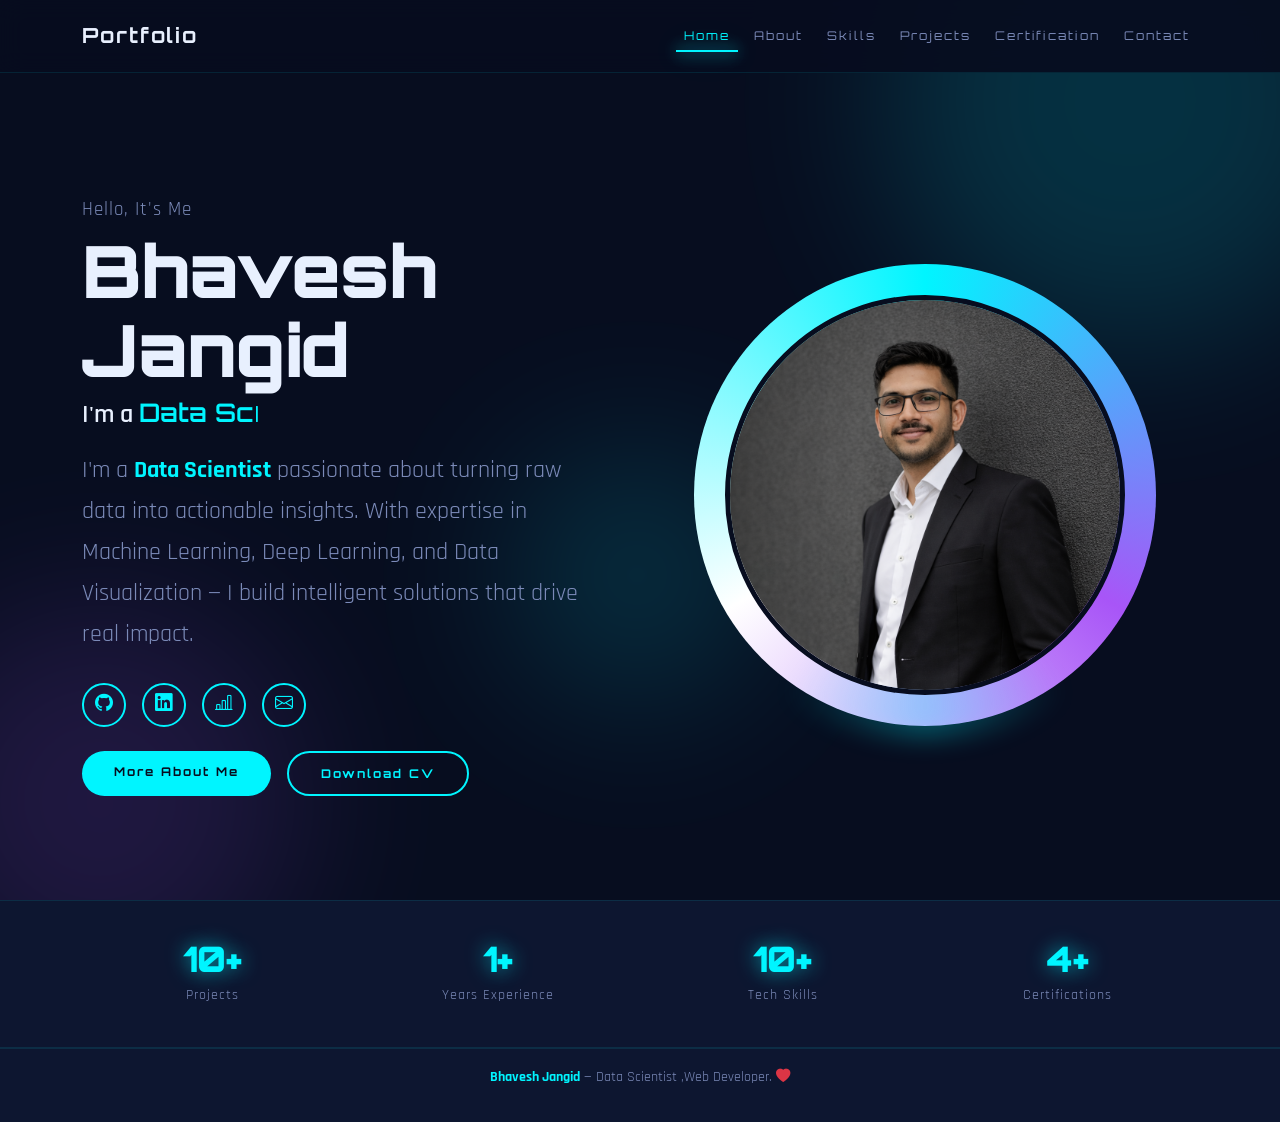
<file: index.html>
<!DOCTYPE html>
<html lang="en">
<head>
  <!-- =====================================================
       META & HEAD CONFIGURATION
       - charset: UTF-8 for all characters
       - viewport: responsive mobile scaling
       - title: browser tab label
  ===================================================== -->
  <meta charset="UTF-8" />
  <meta name="viewport" content="width=device-width, initial-scale=1.0" />
  <title>Bhavesh | Data Scientist Portfolio</title>

  <!-- =====================================================
       EXTERNAL LIBRARIES
       1. Bootstrap 5 - responsive grid & components
       2. Bootstrap Icons - icon set
       3. Animate.css - scroll/entry animations
       4. Google Fonts - typography
  ===================================================== -->
  <link
    href="https://cdn.jsdelivr.net/npm/bootstrap@5.3.2/dist/css/bootstrap.min.css"
    rel="stylesheet"
  />
  <link
    href="https://cdn.jsdelivr.net/npm/bootstrap-icons@1.11.3/font/bootstrap-icons.min.css"
    rel="stylesheet"
  />
  <link
    href="https://cdnjs.cloudflare.com/ajax/libs/animate.css/4.1.1/animate.min.css"
    rel="stylesheet"
  />
  <link
    href="https://fonts.googleapis.com/css2?family=Orbitron:wght@400;700;900&family=Rajdhani:wght@300;400;600;700&display=swap"
    rel="stylesheet"
  />

  <!-- Our custom CSS (shared across all pages) -->
  <link rel="stylesheet" href="css/style.css" />
</head>

<body>

  <!-- =====================================================
       NAVBAR
       - Bootstrap navbar with dark theme
       - Collapses to hamburger on mobile
       - Each link routes to its own HTML page
  ===================================================== -->
  <nav class="navbar navbar-expand-lg fixed-top" id="mainNav">
    <div class="container">

      <!-- Brand / Logo -->
      <a class="navbar-brand fw-bold" href="index.html">
        <span class="brand-text">Portfolio</span>
      </a>

      <!-- Mobile hamburger toggle -->
      <button
        class="navbar-toggler"
        type="button"
        data-bs-toggle="collapse"
        data-bs-target="#navMenu"
        aria-controls="navMenu"
        aria-expanded="false"
        aria-label="Toggle navigation"
      >
        <span class="navbar-toggler-icon"></span>
      </button>

      <!-- Nav links — each goes to its own page -->
      <div class="collapse navbar-collapse" id="navMenu">
        <ul class="navbar-nav ms-auto gap-lg-2">
          <li class="nav-item">
            <a class="nav-link active" href="index.html">Home</a>
          </li>
          <li class="nav-item">
            <a class="nav-link" href="pages/about.html">About</a>
          </li>
          <li class="nav-item">
            <a class="nav-link" href="pages/skills.html">Skills</a>
          </li>
          <li class="nav-item">
            <a class="nav-link" href="pages/projects.html">Projects</a>
          </li>
          <li class="nav-item">
            <a class="nav-link" href="pages/certification.html">Certification</a>
          </li>
          <li class="nav-item">
            <a class="nav-link" href="pages/contact.html">Contact</a>
          </li>
        </ul>
      </div>

    </div>
  </nav>
  <!-- END NAVBAR -->

  <!-- =====================================================
       HERO SECTION
       - Full-viewport height landing
       - Left: text + social icons + CTA button
       - Right: profile image with glowing ring
  ===================================================== -->
  <section class="hero-section d-flex align-items-center" id="home">

    <!-- Animated background particles (pure CSS orbs) -->
    <div class="bg-orb orb1"></div>
    <div class="bg-orb orb2"></div>
    <div class="bg-orb orb3"></div>

    <div class="container">
      <div class="row align-items-center gy-5">

        <!-- ---- LEFT COLUMN: Introduction Text ---- -->
        <div class="col-lg-6 col-md-12 hero-text-col animate__animated animate__fadeInLeft">

          <!-- Greeting -->
          <p class="greeting-line">Hello, It's Me</p>

          <!-- Name -->
          <h1 class="hero-name">Bhavesh Jangid</h1>

          <!-- Animated typing role -->
          <h2 class="hero-role">
            I'm a <span class="typed-text" id="typedText"></span><span class="cursor-blink">|</span>
          </h2>

          <!-- Short bio -->
          <p class="hero-bio">
            I'm a <strong>Data Scientist</strong> passionate about turning raw data into
            actionable insights. With expertise in Machine Learning, Deep Learning, and
            Data Visualization — I build intelligent solutions that drive real impact.
          </p>

          <!-- ---- Social Media Icons ---- -->
          <!-- Each icon links to your social profile — update href values -->
          <div class="social-icons d-flex gap-3 mb-4">
            <a href="https://github.com/Bhavesh9785" target="_blank" class="social-btn" aria-label="GitHub">
              <i class="bi bi-github"></i>
            </a>
            <a href="https://linkedin.com/in/bhavesh-jangid" target="_blank" class="social-btn" aria-label="LinkedIn">
              <i class="bi bi-linkedin"></i>
            </a>
            <a href="https://kaggle.com/bhavesh9785" target="_blank" class="social-btn" aria-label="Kaggle">
              <i class="bi bi-bar-chart-line"></i>
            </a>
            <a href="mailto:bhaveshjangid309@gmail.com" class="social-btn" aria-label="Email">
              <i class="bi bi-envelope"></i>
            </a>
          </div>

          <!-- ---- CTA Buttons ---- -->
          <div class="d-flex gap-3 flex-wrap">
            <!-- Routes to About page -->
            <a href="pages/about.html" class="btn-glow">More About Me</a>
            <!-- Download CV — place bhavesh_cv.pdf in assets/ folder -->
            <a href="assets/bhavesh_cv.pdf" download class="btn-outline-glow">Download CV</a>
          </div>

        </div>
        <!-- END LEFT COLUMN -->

        <!-- ---- RIGHT COLUMN: Profile Image ---- -->
        <div class="col-lg-6 col-md-12 d-flex justify-content-center hero-img-col animate__animated animate__fadeInRight">

          <!-- 
            PROFILE IMAGE SETUP:
            -------------------------------------------------------
            Place your photo (bhavesh.png) inside the same folder
            as index.html OR in the assets/ subfolder.
            
            Current path expects: E:\bhavesh.png  →  assets/bhavesh.png
            
            STEPS:
            1. Copy bhavesh.png from E:\ into the portfolio/assets/ folder
            2. The <img src="assets/bhavesh.png" ...> below will load it
            -------------------------------------------------------
          -->
          <div class="img-ring-wrapper">
            <!-- Animated glow ring -->
            <div class="ring-glow"></div>
            <!-- Profile image — UPDATE src if file is elsewhere -->
            <img
              src="assets/bhavesh.png"
              alt="Bhavesh — Data Scientist"
              class="profile-img"
              onerror="this.src='https://ui-avatars.com/api/?name=Bhavesh&size=400&background=0a0f2c&color=00f5ff&bold=true'"
            />
          </div>

        </div>
        <!-- END RIGHT COLUMN -->

      </div>
    </div>

  </section>
  <!-- END HERO SECTION -->

  <!-- =====================================================
       QUICK STATS STRIP
       Numbers that scroll by under the hero
  ===================================================== -->
  <section class="stats-strip py-4">
    <div class="container">
      <div class="row text-center gy-3">
        <div class="col-6 col-md-3">
          <div class="stat-card">
            <h3 class="stat-num" data-count="10">0</h3>
            <p class="stat-label">Projects</p>
          </div>
        </div>
        <div class="col-6 col-md-3">
          <div class="stat-card">
            <h3 class="stat-num" data-count="1">0</h3>
            <p class="stat-label">Years Experience</p>
          </div>
        </div>
        <div class="col-6 col-md-3">
          <div class="stat-card">
            <h3 class="stat-num" data-count="10">0</h3>
            <p class="stat-label">Tech Skills</p>
          </div>
        </div>
        <div class="col-6 col-md-3">
          <div class="stat-card">
            <h3 class="stat-num" data-count="4">0</h3>
            <p class="stat-label">Certifications</p>
          </div>
        </div>
      </div>
    </div>
  </section>
  <!-- END STATS STRIP -->

  <!-- =====================================================
       FOOTER
       Consistent across all pages
  ===================================================== -->
  <footer class="site-footer text-center py-3">
    <p>
         <span class="accent">Bhavesh Jangid</span> — Data Scientist ,Web Developer.
         <i class="bi bi-heart-fill text-danger"></i>
      </p>
  </footer>

  <!-- =====================================================
       SCRIPTS
       1. Bootstrap JS bundle (includes Popper for navbar)
       2. Our custom JS (animations, typing effect, counters)
  ===================================================== -->
  <script src="https://cdn.jsdelivr.net/npm/bootstrap@5.3.2/dist/js/bootstrap.bundle.min.js"></script>
  <script src="js/main.js"></script>

</body>
</html>
</file>
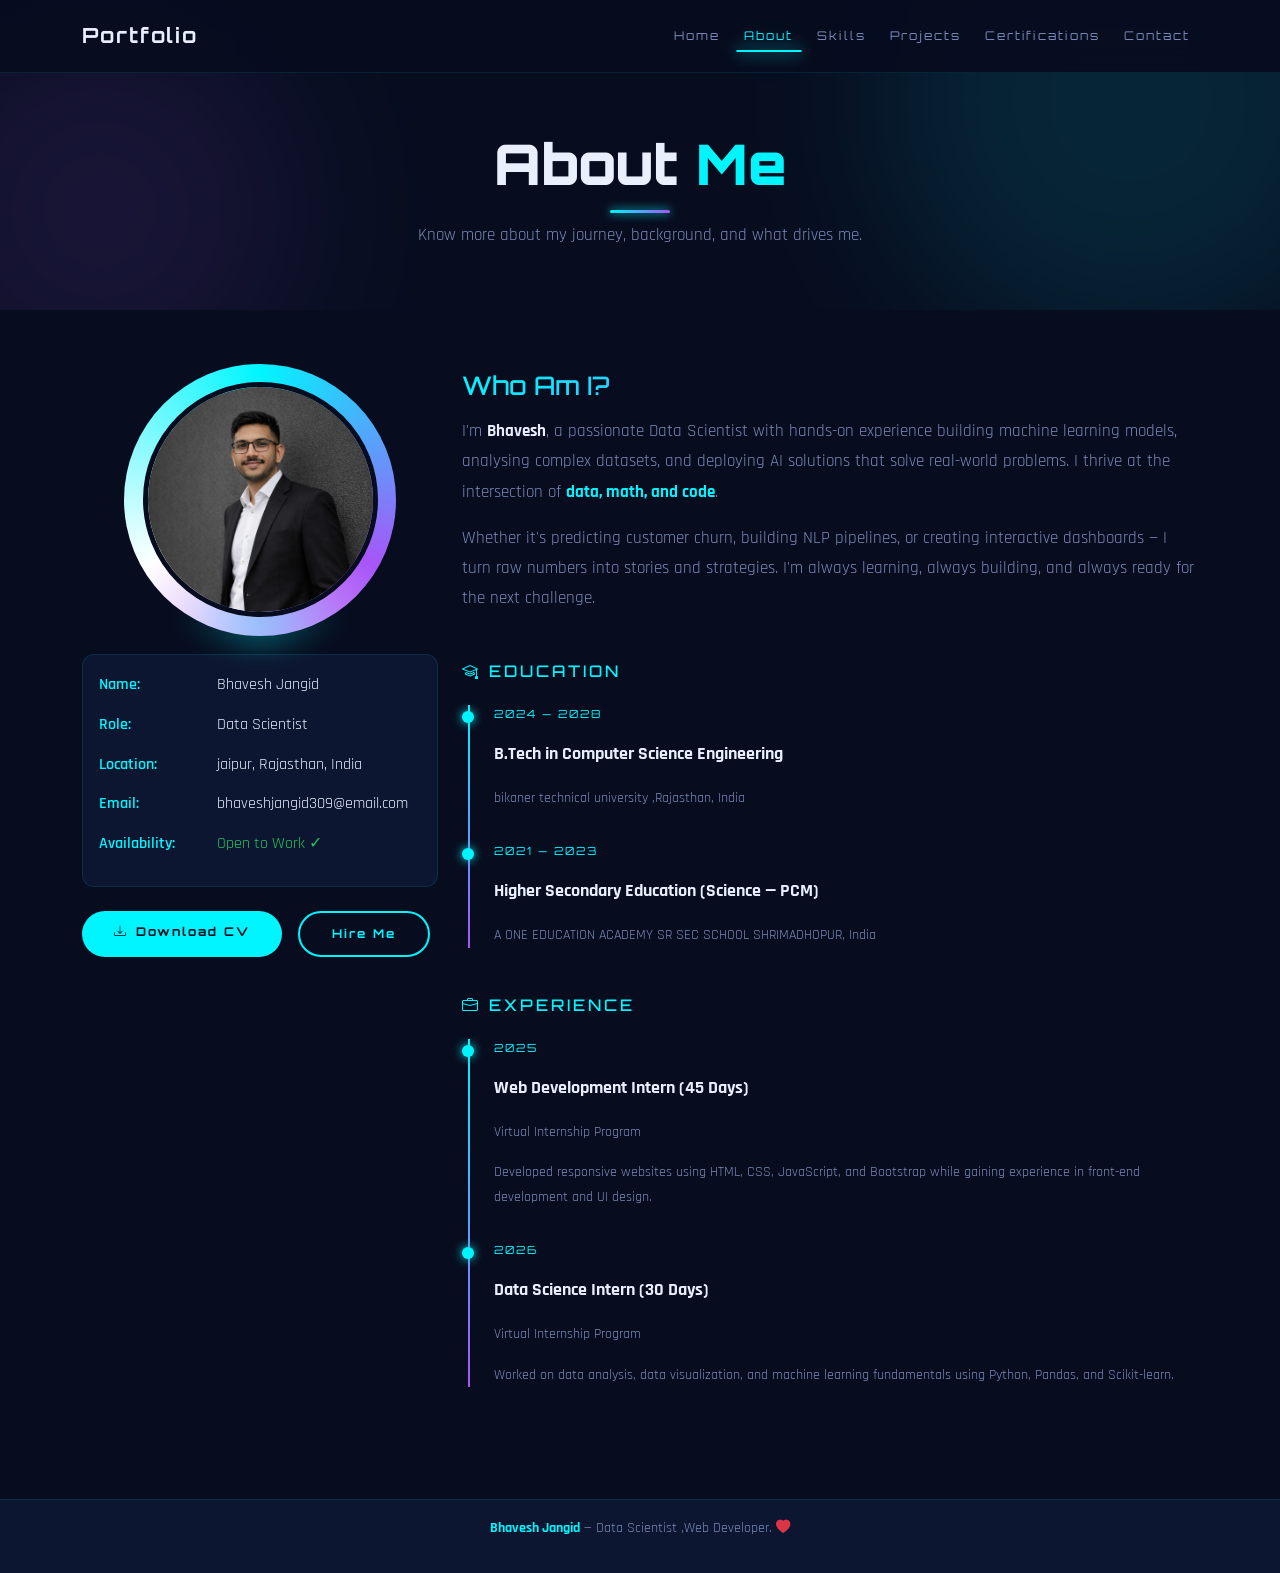
<file: pages/about.html>
<!doctype html>
<html lang="en">
  <head>
    <!-- About page meta & head -->
    <meta charset="UTF-8" />
    <meta name="viewport" content="width=device-width, initial-scale=1.0" />
    <title>About | Bhavesh — Data Scientist</title>

    <!-- Bootstrap 5 -->
    <link
      href="https://cdn.jsdelivr.net/npm/bootstrap@5.3.2/dist/css/bootstrap.min.css"
      rel="stylesheet"
    />
    <!-- Bootstrap Icons -->
    <link
      href="https://cdn.jsdelivr.net/npm/bootstrap-icons@1.11.3/font/bootstrap-icons.min.css"
      rel="stylesheet"
    />
    <!-- Animate.css -->
    <link
      href="https://cdnjs.cloudflare.com/ajax/libs/animate.css/4.1.1/animate.min.css"
      rel="stylesheet"
    />
    <!-- Google Fonts -->
    <link
      href="https://fonts.googleapis.com/css2?family=Orbitron:wght@400;700;900&family=Rajdhani:wght@300;400;600;700&display=swap"
      rel="stylesheet"
    />
    <!-- Custom CSS (shared) -->
    <link rel="stylesheet" href="../css/style.css" />
  </head>

  <body>
    <!-- =====================================================
       NAVBAR — same structure, paths adjusted for /pages/
  ===================================================== -->
    <nav class="navbar navbar-expand-lg fixed-top" id="mainNav">
      <div class="container">
        <a class="navbar-brand fw-bold" href="../index.html">
          <span class="brand-text">Portfolio</span>
        </a>
        <button
          class="navbar-toggler"
          type="button"
          data-bs-toggle="collapse"
          data-bs-target="#navMenu"
          aria-controls="navMenu"
          aria-expanded="false"
          aria-label="Toggle navigation"
        >
          <span class="navbar-toggler-icon"></span>
        </button>
        <div class="collapse navbar-collapse" id="navMenu">
          <ul class="navbar-nav ms-auto gap-lg-2">
            <li class="nav-item">
              <a class="nav-link" href="../index.html">Home</a>
            </li>
            <li class="nav-item">
              <a class="nav-link active" href="about.html">About</a>
            </li>
            <li class="nav-item">
              <a class="nav-link" href="skills.html">Skills</a>
            </li>
            <li class="nav-item">
              <a class="nav-link" href="projects.html">Projects</a>
            </li>
            <li class="nav-item"><a class="nav-link" href="certification.html">Certifications</a></li>
            <li class="nav-item">
              <a class="nav-link" href="contact.html">Contact</a>
            </li>
          </ul>
        </div>
      </div>
    </nav>

    <!-- =====================================================
       PAGE HEADER — decorative banner
  ===================================================== -->
    <section class="page-header">
      <div class="bg-orb orb1"></div>
      <div class="bg-orb orb2"></div>
      <div class="container">
        <h1 class="page-title animate__animated animate__fadeInDown">
          About <span>Me</span>
        </h1>
        <div class="section-divider animate__animated animate__fadeIn"></div>
        <p class="page-subtitle animate__animated animate__fadeInUp">
          Know more about my journey, background, and what drives me.
        </p>
      </div>
    </section>

    <!-- =====================================================
       ABOUT SECTION
  ===================================================== -->
    <section class="about-section">
      <div class="container">
        <div class="row gy-5 align-items-start">
          <!-- LEFT: Profile image + quick info -->
          <div class="col-lg-4 col-md-12 text-center text-lg-start reveal">
            <!-- 
            PROFILE IMAGE — same as homepage
            Place bhavesh.png in portfolio/assets/
            Path from pages/ folder → ../assets/bhavesh.png
          -->
            <div class="d-flex justify-content-center mb-4">
              <div class="img-ring-wrapper" style="width: 260px; height: 260px">
                <div class="ring-glow"></div>
                <img
                  src="../assets/bhavesh.png"
                  alt="Bhavesh"
                  class="profile-img"
                  style="width: 235px; height: 235px"
                  onerror="
                    this.src =
                      'https://ui-avatars.com/api/?name=Bhavesh&size=300&background=0a0f2c&color=00f5ff&bold=true'
                  "
                />
              </div>
            </div>

            <!-- Quick info list -->
            <div class="glow-card p-3 text-start">
              <div class="info-item">
                <span class="info-label">Name:</span
                ><span class="info-value">Bhavesh Jangid</span>
              </div>
              <div class="info-item">
                <span class="info-label">Role:</span
                ><span class="info-value">Data Scientist</span>
              </div>
              <div class="info-item">
                <span class="info-label">Location:</span
                ><span class="info-value">jaipur, Rajasthan, India</span>
              </div>
              <div class="info-item">
                <span class="info-label">Email:</span
                ><span class="info-value">bhaveshjangid309@email.com</span>
              </div>
              <div class="info-item">
                <span class="info-label">Availability:</span
                ><span class="info-value" style="color: #22c55e"
                  >Open to Work ✓</span
                >
              </div>
            </div>

            <!-- Download CV button -->
            <div
              class="mt-4 d-flex gap-3 justify-content-center justify-content-lg-start flex-wrap"
            >
              <a href="../assets/bhavesh_cv.pdf" download class="btn-glow">
                <i class="bi bi-download me-2"></i>Download CV
              </a>
              <a href="contact.html" class="btn-outline-glow">Hire Me</a>
            </div>
          </div>
          <!-- END LEFT -->

          <!-- RIGHT: Bio + Education + Experience -->
          <div class="col-lg-8 col-md-12">
            <!-- Bio paragraph -->
            <div class="reveal mb-5">
              <h2
                class="text-gradient"
                style="
                  font-family: var(--font-display);
                  font-size: 1.6rem;
                  margin-bottom: 1rem;
                "
              >
                Who Am I?
              </h2>
              <p
                style="
                  color: var(--muted);
                  font-size: 1.05rem;
                  line-height: 1.8;
                "
              >
                I'm <strong style="color: var(--white)">Bhavesh</strong>, a
                passionate Data Scientist with hands-on experience building
                machine learning models, analysing complex datasets, and
                deploying AI solutions that solve real-world problems. I thrive
                at the intersection of
                <strong style="color: var(--cyan)">data, math, and code</strong
                >.
              </p>
              <p
                style="
                  color: var(--muted);
                  font-size: 1.05rem;
                  line-height: 1.8;
                  margin-top: 1rem;
                "
              >
                Whether it's predicting customer churn, building NLP pipelines,
                or creating interactive dashboards — I turn raw numbers into
                stories and strategies. I'm always learning, always building,
                and always ready for the next challenge.
              </p>
            </div>

            <!-- Education Timeline -->
            <div class="reveal mb-5">
              <h3
                style="
                  font-family: var(--font-display);
                  font-size: 1rem;
                  color: var(--cyan);
                  letter-spacing: 3px;
                  margin-bottom: 1.5rem;
                "
              >
                <i class="bi bi-mortarboard me-2"></i>EDUCATION
              </h3>
              <div class="timeline">
                <div class="timeline-item">
                  <p class="timeline-year">2024 — 2028</p>
                  <p class="timeline-title">
                    B.Tech in Computer Science Engineering
                  </p>
                  <p class="timeline-place">
                    bikaner technical university ,Rajasthan, India
                  </p>
                </div>
                <div class="timeline-item">
                  <p class="timeline-year">2021 — 2023</p>
                  <p class="timeline-title">
                    Higher Secondary Education (Science — PCM)
                  </p>
                  <p class="timeline-place">
                    A ONE EDUCATION ACADEMY SR SEC SCHOOL SHRIMADHOPUR, India
                  </p>
                </div>
              </div>
            </div>

            <!-- Experience Timeline -->
            <div class="reveal">
              <h3
                style="
                  font-family: var(--font-display);
                  font-size: 1rem;
                  color: var(--cyan);
                  letter-spacing: 3px;
                  margin-bottom: 1.5rem;
                "
              >
                <i class="bi bi-briefcase me-2"></i>EXPERIENCE
              </h3>
              <div class="timeline">
                <div class="timeline-item">
                  <p class="timeline-year">2025</p>
                  <p class="timeline-title">Web Development Intern (45 Days)</p>
                  <p class="timeline-place">Virtual Internship Program</p>
                  <p
                    style="
                      color: var(--muted);
                      font-size: 0.9rem;
                      margin-top: 0.3rem;
                    "
                  >
                    Developed responsive websites using HTML, CSS, JavaScript,
                    and Bootstrap while gaining experience in front-end
                    development and UI design.
                  </p>
                  <!-- <p class="timeline-year">2026 — Present</p>
                <p class="timeline-title">Data Science Intern</p>
                <p class="timeline-place">Tech Startup, Remote</p>
                <p style="color:var(--muted);font-size:0.9rem;margin-top:0.3rem;">
                  Built ML pipelines, created Power BI dashboards, and automated ETL workflows.
                </p> -->
                </div>
                <div class="timeline-item">

                    <p class="timeline-year">2026</p>
    <p class="timeline-title">Data Science Intern (30 Days)</p>
    <p class="timeline-place">Virtual Internship Program</p>
    <p style="color:var(--muted);font-size:0.9rem;margin-top:0.3rem;">
      Worked on data analysis, data visualization, and machine learning fundamentals using Python, Pandas, and Scikit-learn.
    </p>
                  <!-- <p class="timeline-year">2026</p>
                  <p class="timeline-title">Python & ML Freelancer</p>
                  <p class="timeline-place">Upwork / Fiverr</p>
                  <p
                    style="
                      color: var(--muted);
                      font-size: 0.9rem;
                      margin-top: 0.3rem;
                    "
                  >
                    Completed 10+ client projects including sentiment analysis,
                    forecasting, and data cleaning.
                  </p> -->
                </div>
              </div>
            </div>
          </div>
          <!-- END RIGHT -->
        </div>
      </div>
    </section>

    <!-- FOOTER -->
    <footer class="site-footer text-center py-3">
      <p>
        <span class="accent">Bhavesh Jangid</span> — Data Scientist ,Web
        Developer.
        <i class="bi bi-heart-fill text-danger"></i>
      </p>
    </footer>

    <!-- Scripts -->
    <script src="https://cdn.jsdelivr.net/npm/bootstrap@5.3.2/dist/js/bootstrap.bundle.min.js"></script>
    <script src="../js/main.js"></script>
  </body>
</html>
</file>
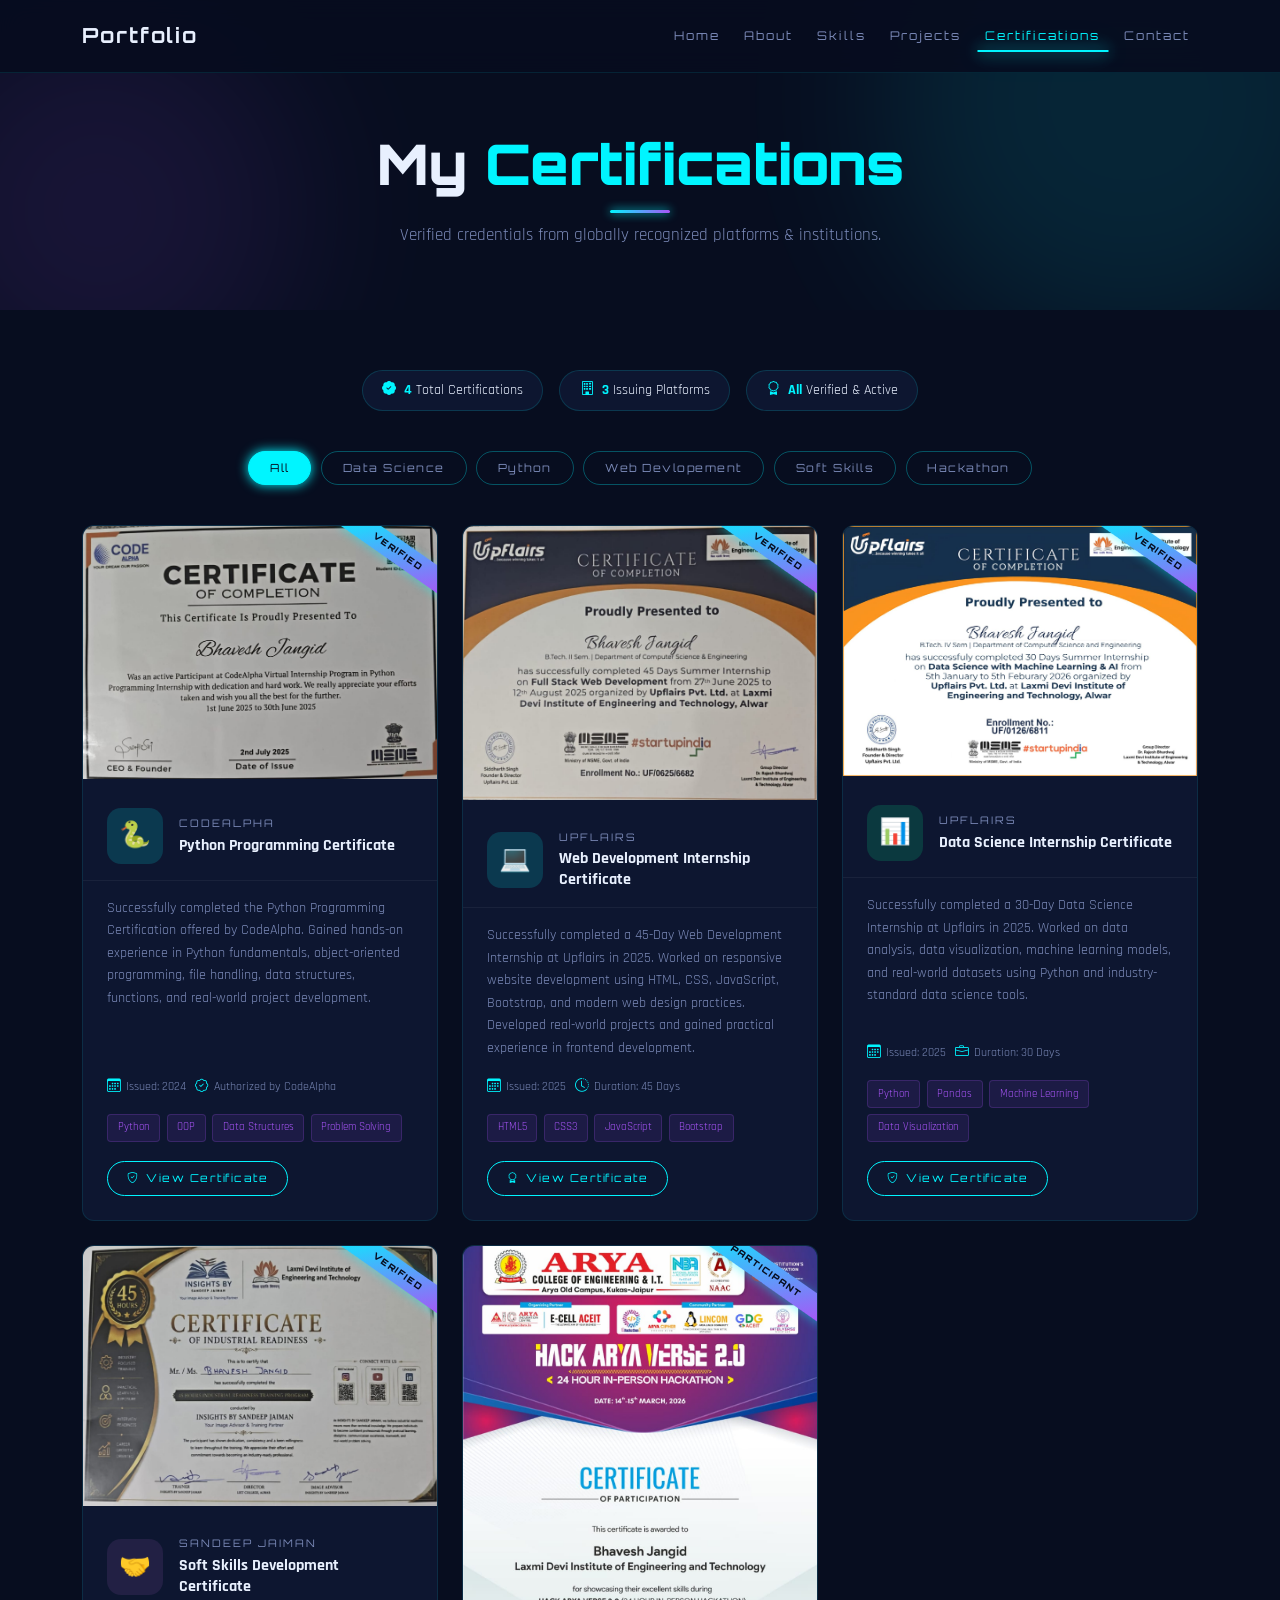
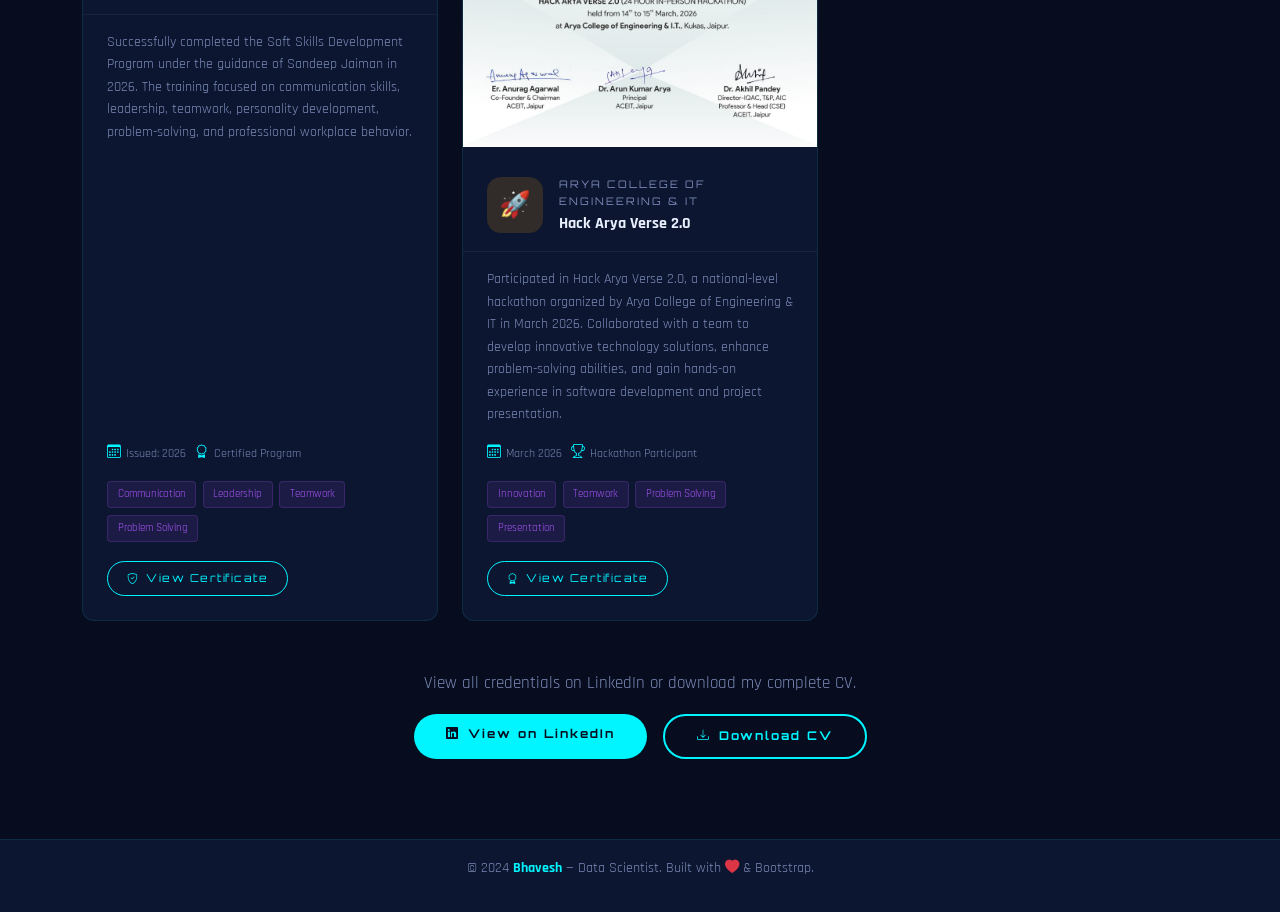
<file: pages/certification.html>
<!DOCTYPE html>
<html lang="en">
<head>
  <!-- =====================================================
       CERTIFICATIONS PAGE
       - Shows all professional certifications
       - Filterable by category (ML, Python, Cloud, etc.)
       - Each card links to the official credential URL
       - Fully responsive (Bootstrap 5 grid)
  ===================================================== -->
  <meta charset="UTF-8" />
  <meta name="viewport" content="width=device-width, initial-scale=1.0" />
  <title>Certifications | Bhavesh — Data Scientist</title>

  <!-- Bootstrap 5 — grid, utilities -->
  <link href="https://cdn.jsdelivr.net/npm/bootstrap@5.3.2/dist/css/bootstrap.min.css" rel="stylesheet"/>
  <!-- Bootstrap Icons — used inside cards -->
  <link href="https://cdn.jsdelivr.net/npm/bootstrap-icons@1.11.3/font/bootstrap-icons.min.css" rel="stylesheet"/>
  <!-- Animate.css — page header animation -->
  <link href="https://cdnjs.cloudflare.com/ajax/libs/animate.css/4.1.1/animate.min.css" rel="stylesheet"/>
  <!-- Google Fonts — Orbitron + Rajdhani -->
  <link href="https://fonts.googleapis.com/css2?family=Orbitron:wght@400;700;900&family=Rajdhani:wght@300;400;600;700&display=swap" rel="stylesheet"/>
  <!-- Our shared stylesheet (includes cert-specific styles at bottom) -->
  <link rel="stylesheet" href="../css/style.css"/>
</head>

<body>

  <!-- =====================================================
       NAVBAR
       Paths use ../ because this file lives inside pages/
       Certifications link is .active on this page
  ===================================================== -->
  <nav class="navbar navbar-expand-lg fixed-top" id="mainNav">
    <div class="container">
      <!-- Brand — goes to homepage -->
      <a class="navbar-brand fw-bold" href="../index.html">
        <span class="brand-text">Portfolio</span>
      </a>

      <!-- Mobile hamburger — Bootstrap handles toggle via data-bs-* -->
      <button class="navbar-toggler" type="button"
        data-bs-toggle="collapse" data-bs-target="#navMenu"
        aria-controls="navMenu" aria-expanded="false" aria-label="Toggle navigation">
        <span class="navbar-toggler-icon"></span>
      </button>

      <!-- Nav links — JS highlights active one via URL match -->
      <div class="collapse navbar-collapse" id="navMenu">
        <ul class="navbar-nav ms-auto gap-lg-2">
          <li class="nav-item"><a class="nav-link" href="../index.html">Home</a></li>
          <li class="nav-item"><a class="nav-link" href="about.html">About</a></li>
          <li class="nav-item"><a class="nav-link" href="skills.html">Skills</a></li>
          <li class="nav-item"><a class="nav-link" href="projects.html">Projects</a></li>
          <!-- .active → underline shown on this page -->
          <li class="nav-item"><a class="nav-link active" href="certification.html">Certifications</a></li>
          <li class="nav-item"><a class="nav-link" href="contact.html">Contact</a></li>
        </ul>
      </div>
    </div>
  </nav>
  <!-- END NAVBAR -->

  <!-- =====================================================
       PAGE HEADER
       - Decorative top banner with animated text
       - .bg-orb divs = floating CSS glow blobs (from style.css)
       - animate__* classes trigger on load (Animate.css)
  ===================================================== -->
  <section class="page-header">
    <div class="bg-orb orb1"></div>
    <div class="bg-orb orb2"></div>
    <div class="container">
      <h1 class="page-title animate__animated animate__fadeInDown">
        My <span>Certifications</span>
      </h1>
      <!-- Cyan gradient divider bar under title -->
      <div class="section-divider animate__animated animate__fadeIn"></div>
      <p class="page-subtitle animate__animated animate__fadeInUp">
        Verified credentials from globally recognized platforms & institutions.
      </p>
    </div>
  </section>
  <!-- END PAGE HEADER -->

  <!-- =====================================================
       CERTIFICATIONS SECTION
       Structure:
       ├── cert-stats-row    → summary pill counts
       ├── filter-tabs       → category filter buttons
       └── cards grid        → .project-card-wrap[data-category]
           └── .cert-card    → individual certificate

       Filter logic: JS reads data-filter on tabs, matches
       data-category on wrappers → hides/shows cards
  ===================================================== -->
  <section class="projects-section"><!-- reusing same padding as projects -->
    <div class="container">

      <!-- ---- Summary stats (pill row) ---- -->
      <!-- ★ UPDATE: change numbers to match your actual total -->
      <div class="cert-stats-row reveal">
        <div class="cert-stat-pill">
          <i class="bi bi-patch-check-fill"></i>
          <span><strong>4</strong> Total Certifications</span>
        </div>
        <div class="cert-stat-pill">
          <i class="bi bi-building"></i>
          <span><strong>3</strong> Issuing Platforms</span>
        </div>
        <div class="cert-stat-pill">
          <i class="bi bi-award"></i>
          <span><strong>All</strong> Verified & Active</span>
        </div>
      </div>

      <!-- ---- Filter tabs ---- -->
      <!--
        data-filter value must match data-category on .project-card-wrap
        JS in main.js handles show/hide on click (initFilters function)
      -->
      <div class="filter-tabs">
        <button class="filter-tab active" data-filter="all">All</button>
        <button class="filter-tab" data-filter="data">Data Science</button>
        <button class="filter-tab" data-filter="python">Python</button>
        <button class="filter-tab" data-filter="web">Web Devlopement</button>
        <button class="filter-tab" data-filter="skills">Soft Skills</button>
        <button class="filter-tab" data-filter="hackathon">Hackathon</button>
      </div>
      <!-- END FILTER TABS -->

      <!-- ================================================================
           CERTIFICATE CARDS GRID
           Each card = one certification
           ★ UPDATE: Change name, issuer, date, credential URL for each
           ★ ADD MORE: Copy a col block and update content
           ================================================================ -->
      <div class="row gy-4">

        <!-- ============================================================
             CERT 1: python programming certificate
             ============================================================ -->
        <!--
          data-category="python" → shown when "Python & Data" tab clicked
          .reveal → JS IntersectionObserver fades it in on scroll
        -->
       <div class="col-lg-4 col-md-6 project-card-wrap reveal" data-category="python">
  <div class="cert-card">

    <div class="cert-ribbon">VERIFIED</div>
    
    <img src="../assets/python.jpeg"
     alt="CodeAlpha Python Certificate"
     class="certificate-img">

    <div class="cert-header">
      <div class="cert-icon" style="background:rgba(0,255,255,0.15);color:#00ffff;">
        🐍
      </div>

      <div>
        <p class="cert-issuer">CODEALPHA</p>
        <h4 class="cert-name">Python Programming Certificate</h4>
      </div>
    </div>

    <div class="cert-body">

      <p class="cert-desc">
        Successfully completed the Python Programming Certification offered by CodeAlpha.
        Gained hands-on experience in Python fundamentals, object-oriented programming,
        file handling, data structures, functions, and real-world project development.
      </p>

      <div class="cert-meta">
        <span class="cert-meta-item">
          <i class="bi bi-calendar3"></i> Issued: 2024
        </span>

        <span class="cert-meta-item">
          <i class="bi bi-patch-check"></i> Authorized by CodeAlpha
        </span>
      </div>

      <div class="cert-skills">
        <span class="cert-skill-tag">Python</span>
        <span class="cert-skill-tag">OOP</span>
        <span class="cert-skill-tag">Data Structures</span>
        <span class="cert-skill-tag">Problem Solving</span>
      </div>

      <a href="/assets/python.jpeg" target="_blank" class="cert-btn">
        <i class="bi bi-shield-check"></i> View Certificate
      </a>

    </div>
  </div>
</div>
        <!-- END CERT 1 -->

        <!-- ============================================================
             CERT 2: web development internship certificate
             ============================================================ -->
        <div class="col-lg-4 col-md-6 project-card-wrap reveal" data-category="web">
  <div class="cert-card">

    <div class="cert-ribbon">VERIFIED</div>

      <img src="../assets/Full stack.jpeg"
     alt="Web Development Internship Certificate"
     class="certificate-img">

    <div class="cert-header">
      <div class="cert-icon" style="background:rgba(0,255,255,0.15);color:#00ffff;">
        💻
      </div>

      <div>
        <p class="cert-issuer">UPFLAIRS</p>
        <h4 class="cert-name">Web Development Internship Certificate</h4>
      </div>
    </div>

    <div class="cert-body">

      <p class="cert-desc">
        Successfully completed a 45-Day Web Development Internship at Upflairs in 2025.
        Worked on responsive website development using HTML, CSS, JavaScript, Bootstrap,
        and modern web design practices. Developed real-world projects and gained practical
        experience in frontend development.
      </p>

      <div class="cert-meta">
        <span class="cert-meta-item">
          <i class="bi bi-calendar3"></i> Issued: 2025
        </span>

        <span class="cert-meta-item">
          <i class="bi bi-clock-history"></i> Duration: 45 Days
        </span>
      </div>

      <div class="cert-skills">
        <span class="cert-skill-tag">HTML5</span>
        <span class="cert-skill-tag">CSS3</span>
        <span class="cert-skill-tag">JavaScript</span>
        <span class="cert-skill-tag">Bootstrap</span>
      </div>

      <a href="/assets/Full stack.jpeg" target="_blank" class="cert-btn">
        <i class="bi bi-award"></i> View Certificate
      </a>

    </div>
  </div>
</div>
        <!-- END CERT 2 -->

        <!-- ============================================================
             CERT 3: Data Science Internship Certificate
             ============================================================ -->
       <div class="col-lg-4 col-md-6 project-card-wrap reveal" data-category="data">
  <div class="cert-card">

    <div class="cert-ribbon">VERIFIED</div>

      <img src="../assets/data science.jpeg"
     alt="Data Science Internship Certificate"
     class="certificate-img">
    <div class="cert-header">
      <div class="cert-icon" style="background:rgba(0,255,150,0.15);color:#00ff99;">
        📊
      </div>

      <div>
        <p class="cert-issuer">UPFLAIRS</p>
        <h4 class="cert-name">Data Science Internship Certificate</h4>
      </div>
    </div>

    <div class="cert-body">

      <p class="cert-desc">
        Successfully completed a 30-Day Data Science Internship at Upflairs in 2025.
        Worked on data analysis, data visualization, machine learning models, and
        real-world datasets using Python and industry-standard data science tools.
      </p>

      <div class="cert-meta">
        <span class="cert-meta-item">
          <i class="bi bi-calendar3"></i> Issued: 2025
        </span>

        <span class="cert-meta-item">
          <i class="bi bi-briefcase"></i> Duration: 30 Days
        </span>
      </div>

      <div class="cert-skills">
        <span class="cert-skill-tag">Python</span>
        <span class="cert-skill-tag">Pandas</span>
        <span class="cert-skill-tag">Machine Learning</span>
        <span class="cert-skill-tag">Data Visualization</span>
      </div>

      <a href="/assets/data science.jpeg" target="_blank" class="cert-btn">
        <i class="bi bi-shield-check"></i> View Certificate
      </a>

    </div>
  </div>
</div>
        <!-- END CERT 3 -->

        <!-- ============================================================
             CERT 4: for Soft skills tranning 
             ============================================================ -->
       <div class="col-lg-4 col-md-6 project-card-wrap reveal" data-category="skills">
  <div class="cert-card">

    <div class="cert-ribbon">VERIFIED</div>

      <img src="../assets/soft skills.jpeg"
     alt="Soft Skills Development Certificate"
     class="certificate-img">

    <div class="cert-header">
      <div class="cert-icon" style="background:rgba(155,89,182,0.15);color:#9b59b6;">
        🤝
      </div>

      <div>
        <p class="cert-issuer">SANDEEP JAIMAN</p>
        <h4 class="cert-name">Soft Skills Development Certificate</h4>
      </div>
    </div>

    <div class="cert-body">

      <p class="cert-desc">
        Successfully completed the Soft Skills Development Program under the guidance
        of Sandeep Jaiman in 2026. The training focused on communication skills,  
        leadership, teamwork, personality development, problem-solving, and
        professional workplace behavior.
      </p>

      <div class="cert-meta">
        <span class="cert-meta-item">
          <i class="bi bi-calendar3"></i> Issued: 2026
        </span>

        <span class="cert-meta-item">
          <i class="bi bi-award"></i> Certified Program
        </span>
      </div>

      <div class="cert-skills">
        <span class="cert-skill-tag">Communication</span>
        <span class="cert-skill-tag">Leadership</span>
        <span class="cert-skill-tag">Teamwork</span>
        <span class="cert-skill-tag">Problem Solving</span>
      </div>

      <a href="/assets/soft skills.jpeg" target="_blank" class="cert-btn">
        <i class="bi bi-shield-check"></i> View Certificate
      </a>

    </div>
  </div>
</div>
        <!-- END CERT 4 -->

        <!-- ============================================================
             CERT 5: Microsoft Power BI Data Analyst
             ============================================================ -->
        <div class="col-lg-4 col-md-6 project-card-wrap reveal" data-category="hackathon">
  <div class="cert-card">

    <div class="cert-ribbon">PARTICIPANT</div>

      <img src="../assets/Hackathon.jpeg"
     alt="Hack Arya Verse 2.0 Certificate"
     class="certificate-img">
     
    <div class="cert-header">
      <div class="cert-icon" style="background:rgba(255,165,0,0.15);color:#ffa500;">
        🚀
      </div>

      <div>
        <p class="cert-issuer">ARYA COLLEGE OF ENGINEERING & IT</p>
        <h4 class="cert-name">Hack Arya Verse 2.0</h4>
      </div>
    </div>

    <div class="cert-body">

      <p class="cert-desc">
        Participated in Hack Arya Verse 2.0, a national-level hackathon organized by
        Arya College of Engineering & IT in March 2026. Collaborated with a team to
        develop innovative technology solutions, enhance problem-solving abilities,
        and gain hands-on experience in software development and project presentation.
      </p>

      <div class="cert-meta">
        <span class="cert-meta-item">
          <i class="bi bi-calendar3"></i> March 2026
        </span>

        <span class="cert-meta-item">
          <i class="bi bi-trophy"></i> Hackathon Participant
        </span>
      </div>

      <div class="cert-skills">
        <span class="cert-skill-tag">Innovation</span>
        <span class="cert-skill-tag">Teamwork</span>
        <span class="cert-skill-tag">Problem Solving</span>
        <span class="cert-skill-tag">Presentation</span>
      </div>

      <a href="/assets/Hackathon.jpeg" target="_blank" class="cert-btn">
        <i class="bi bi-award"></i> View Certificate
      </a>

    </div>
  </div>
</div>
        <!-- END CERT 5 -->

        

        <!--
          ★ TO ADD MORE CERTIFICATIONS:
          Copy the block below, paste after END CERT 8 above,
          and update: data-category, cert-icon color, issuer,
          cert-name, cert-desc, dates, skill tags, verify href

          <div class="col-lg-4 col-md-6 project-card-wrap reveal" data-category="CATEGORY">
            <div class="cert-card">
              <div class="cert-ribbon">VERIFIED</div>
              <div class="cert-header">
                <div class="cert-icon" style="background:rgba(0,245,255,0.15);color:#00f5ff;">EMOJI</div>
                <div>
                  <p class="cert-issuer">ISSUER NAME</p>
                  <h4 class="cert-name">Certificate Title Here</h4>
                </div>
              </div>
              <div class="cert-body">
                <p class="cert-desc">Short description...</p>
                <div class="cert-meta">
                  <span class="cert-meta-item"><i class="bi bi-calendar3"></i> Issued: Mon YYYY</span>
                  <span class="cert-meta-item"><i class="bi bi-key"></i> ID: YOUR-ID</span>
                </div>
                <div class="cert-skills">
                  <span class="cert-skill-tag">Skill 1</span>
                  <span class="cert-skill-tag">Skill 2</span>
                </div>
                <a href="VERIFY_URL" target="_blank" class="cert-btn">
                  <i class="bi bi-shield-check"></i> Verify Credential
                </a>
              </div>
            </div>
          </div>
        -->

      </div><!-- end row -->

      <!-- ---- Bottom CTA — links to LinkedIn for full list ---- -->
      <div class="text-center mt-5 reveal">
        <p style="color:var(--muted);margin-bottom:1rem;">
          View all credentials on LinkedIn or download my complete CV.
        </p>
        <div class="d-flex gap-3 justify-content-center flex-wrap">
          <!-- ★ UPDATE href: your LinkedIn certifications page -->
          <a href="https://linkedin.com/in/bhavesh-jangid/" target="_blank" class="btn-glow">
            <i class="bi bi-linkedin me-2"></i>View on LinkedIn
          </a>
          <a href="../assets/bhavesh_cv.pdf" download class="btn-outline-glow">
            <i class="bi bi-download me-2"></i>Download CV
          </a>
        </div>
      </div>

    </div>
  </section>
  <!-- END CERTIFICATIONS SECTION -->

  <!-- FOOTER — same across all pages -->
  <footer class="site-footer text-center py-3">
    <p>
      &copy; 2024 <span class="accent">Bhavesh</span> — Data Scientist.
      Built with <i class="bi bi-heart-fill text-danger"></i> & Bootstrap.
    </p>
  </footer>

  <!-- =====================================================
       SCRIPTS
       Bootstrap JS → navbar toggle
       main.js → filter tabs (initFilters), scroll reveal, navbar scroll
  ===================================================== -->
  <script src="https://cdn.jsdelivr.net/npm/bootstrap@5.3.2/dist/js/bootstrap.bundle.min.js"></script>
  <script src="../js/main.js"></script>

</body>
</html>
</file>
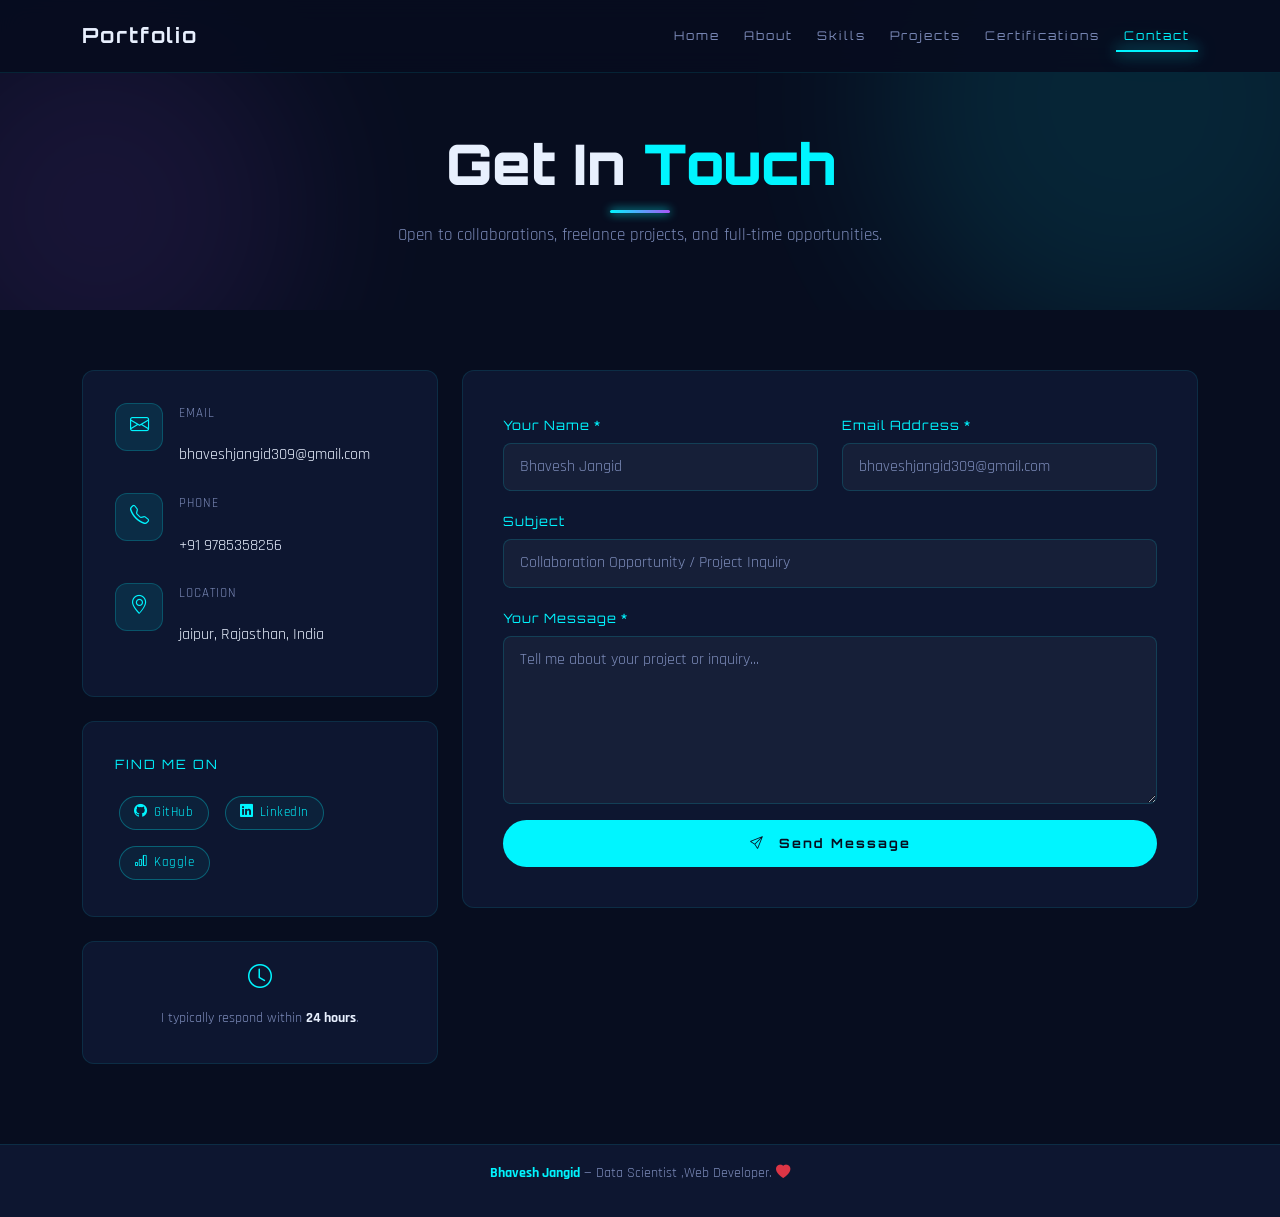
<file: pages/contact.html>
<!doctype html>
<html lang="en">
  <head>
    <meta charset="UTF-8" />
    <meta name="viewport" content="width=device-width, initial-scale=1.0" />
    <title>Contact | Bhavesh — Data Scientist</title>

    <link
      href="https://cdn.jsdelivr.net/npm/bootstrap@5.3.2/dist/css/bootstrap.min.css"
      rel="stylesheet"
    />
    <link
      href="https://cdn.jsdelivr.net/npm/bootstrap-icons@1.11.3/font/bootstrap-icons.min.css"
      rel="stylesheet"
    />
    <link
      href="https://cdnjs.cloudflare.com/ajax/libs/animate.css/4.1.1/animate.min.css"
      rel="stylesheet"
    />
    <link
      href="https://fonts.googleapis.com/css2?family=Orbitron:wght@400;700;900&family=Rajdhani:wght@300;400;600;700&display=swap"
      rel="stylesheet"
    />
    <link rel="stylesheet" href="../css/style.css" />
  </head>

  <body>
    <!-- NAVBAR -->
    <nav class="navbar navbar-expand-lg fixed-top" id="mainNav">
      <div class="container">
        <a class="navbar-brand fw-bold" href="../index.html"
          ><span class="brand-text">Portfolio</span></a
        >
        <button
          class="navbar-toggler"
          type="button"
          data-bs-toggle="collapse"
          data-bs-target="#navMenu"
          aria-label="Toggle navigation"
        >
          <span class="navbar-toggler-icon"></span>
        </button>
        <div class="collapse navbar-collapse" id="navMenu">
          <ul class="navbar-nav ms-auto gap-lg-2">
            <li class="nav-item">
              <a class="nav-link" href="../index.html">Home</a>
            </li>
            <li class="nav-item">
              <a class="nav-link" href="about.html">About</a>
            </li>
            <li class="nav-item">
              <a class="nav-link" href="skills.html">Skills</a>
            </li>
            <li class="nav-item">
              <a class="nav-link" href="projects.html">Projects</a>
            </li>
             <li class="nav-item"><a class="nav-link" href="certification.html">Certifications</a></li>
            <li class="nav-item">
              <a class="nav-link active" href="contact.html">Contact</a>
            </li>
          </ul>
        </div>
      </div>
    </nav>

    <!-- PAGE HEADER -->
    <section class="page-header">
      <div class="bg-orb orb1"></div>
      <div class="bg-orb orb2"></div>
      <div class="container">
        <h1 class="page-title animate__animated animate__fadeInDown">
          Get In <span>Touch</span>
        </h1>
        <div class="section-divider animate__animated animate__fadeIn"></div>
        <p class="page-subtitle animate__animated animate__fadeInUp">
          Open to collaborations, freelance projects, and full-time
          opportunities.
        </p>
      </div>
    </section>

    <!-- =====================================================
       CONTACT SECTION
       - Left: contact info cards
       - Right: contact form
  ===================================================== -->
    <section class="contact-section">
      <div class="container">
        <div class="row gy-4 align-items-start">
          <!-- LEFT: Contact Info -->
          <div class="col-lg-4 col-md-12 reveal">
            <!-- Email -->
            <div class="contact-info-card">
              <div class="contact-info-item">
                <div class="contact-icon"><i class="bi bi-envelope"></i></div>
                <div>
                  <p class="contact-info-label">EMAIL</p>
                  <!-- UPDATE: your email address here -->
                  <a
                    href="mailto:bhaveshjangid309@gmail.com"
                    class="contact-info-value"
                    >bhaveshjangid309@gmail.com</a
                  >
                </div>
              </div>
              <div class="contact-info-item">
                <div class="contact-icon"><i class="bi bi-telephone"></i></div>
                <div>
                  <p class="contact-info-label">PHONE</p>
                  <!-- UPDATE: your phone number -->
                  <a href="tel:+919785358256" class="contact-info-value"
                    >+91 9785358256</a
                  >
                </div>
              </div>
              <div class="contact-info-item">
                <div class="contact-icon"><i class="bi bi-geo-alt"></i></div>
                <div>
                  <p class="contact-info-label">LOCATION</p>
                  <p class="contact-info-value">jaipur, Rajasthan, India </p>
                </div>
              </div>
            </div>

            <!-- Social links -->
            <div class="contact-info-card">
              <p
                style="
                  color: var(--cyan);
                  font-family: var(--font-display);
                  font-size: 0.8rem;
                  letter-spacing: 2px;
                  margin-bottom: 1rem;
                "
              >
                FIND ME ON
              </p>
              <div class="d-flex flex-wrap gap-2">
                <!-- UPDATE href to your actual profiles -->
                <a
                  href="https://github.com/Bhavesh9785"
                  target="_blank"
                  class="tool-badge"
                  style="display: flex; align-items: center; gap: 0.4rem"
                >
                  <i class="bi bi-github"></i> GitHub
                </a>
                <a
                  href="https://linkedin.com/in/bhavesh-jangid/"
                  target="_blank"
                  class="tool-badge"
                  style="display: flex; align-items: center; gap: 0.4rem"
                >
                  <i class="bi bi-linkedin"></i> LinkedIn
                </a>
                <a
                  href="https://kaggle.com/bhavesh9785"
                  target="_blank"
                  class="tool-badge"
                  style="display: flex; align-items: center; gap: 0.4rem"
                >
                  <i class="bi bi-bar-chart"></i> Kaggle
                </a>
               
              </div>
            </div>

            <!-- Response time note -->
            <div class="glow-card p-3 text-center">
              <i
                class="bi bi-clock"
                style="color: var(--cyan); font-size: 1.5rem"
              ></i>
              <p
                style="
                  color: var(--muted);
                  margin-top: 0.5rem;
                  font-size: 0.9rem;
                "
              >
                I typically respond within
                <strong style="color: var(--white)">24 hours</strong>.
              </p>
            </div>
          </div>
          <!-- END LEFT -->

          <!-- RIGHT: Contact Form -->
          <div class="col-lg-8 col-md-12 reveal">
            <div class="contact-form-card">
              <!-- 
              FORM INTEGRATION OPTIONS:
              -------------------------------------------------
              Option A — EmailJS (no backend needed, free plan):
              1. Sign up at https://emailjs.com
              2. Create a service + template
              3. Add EmailJS SDK above our </body>
              4. In main.js, replace the fake send with:
                 emailjs.send('service_id','template_id', data)
              
              Option B — Formspree (easiest, just change action):
              Replace this form's action with:
              action="https://formspree.io/f/YOUR_FORM_ID" method="POST"
              and remove the JS preventDefault.
              -------------------------------------------------
            -->

              <form id="contactForm">
                <div class="row gy-3">
                  <!-- Name field -->
                  <div class="col-md-6">
                    <label for="name" class="form-label">Your Name *</label>
                    <input
                      type="text"
                      id="name"
                      class="form-control"
                      placeholder="Bhavesh Jangid"
                      required
                    />
                  </div>

                  <!-- Email field -->
                  <div class="col-md-6">
                    <label for="email" class="form-label"
                      >Email Address *</label
                    >
                    <input
                      type="email"
                      id="email"
                      class="form-control"
                      placeholder="bhaveshjangid309@gmail.com"
                      required
                    />
                  </div>

                  <!-- Subject field -->
                  <div class="col-12">
                    <label for="subject" class="form-label">Subject</label>
                    <input
                      type="text"
                      id="subject"
                      class="form-control"
                      placeholder="Collaboration Opportunity / Project Inquiry"
                    />
                  </div>

                  <!-- Message textarea -->
                  <div class="col-12">
                    <label for="message" class="form-label"
                      >Your Message *</label
                    >
                    <textarea
                      id="message"
                      class="form-control"
                      rows="6"
                      placeholder="Tell me about your project or inquiry..."
                      required
                    ></textarea>
                  </div>

                  <!-- Submit button -->
                  <div class="col-12">
                    <button
                      type="submit"
                      class="btn-glow w-100"
                      style="
                        border: none;
                        cursor: pointer;
                        font-size: 0.8rem;
                        padding: 0.8rem 2rem;
                      "
                    >
                      <i class="bi bi-send me-2"></i> Send Message
                    </button>
                  </div>
                </div>
              </form>
            </div>
          </div>
          <!-- END RIGHT -->
        </div>
      </div>
    </section>

    <!-- FOOTER -->
    <footer class="site-footer text-center py-3">
      <p>
         <span class="accent">Bhavesh Jangid</span> — Data Scientist ,Web Developer.
         <i class="bi bi-heart-fill text-danger"></i>
      </p>
    </footer>

    <script src="https://cdn.jsdelivr.net/npm/bootstrap@5.3.2/dist/js/bootstrap.bundle.min.js"></script>
    <script src="../js/main.js"></script>
  </body>
</html>
</file>
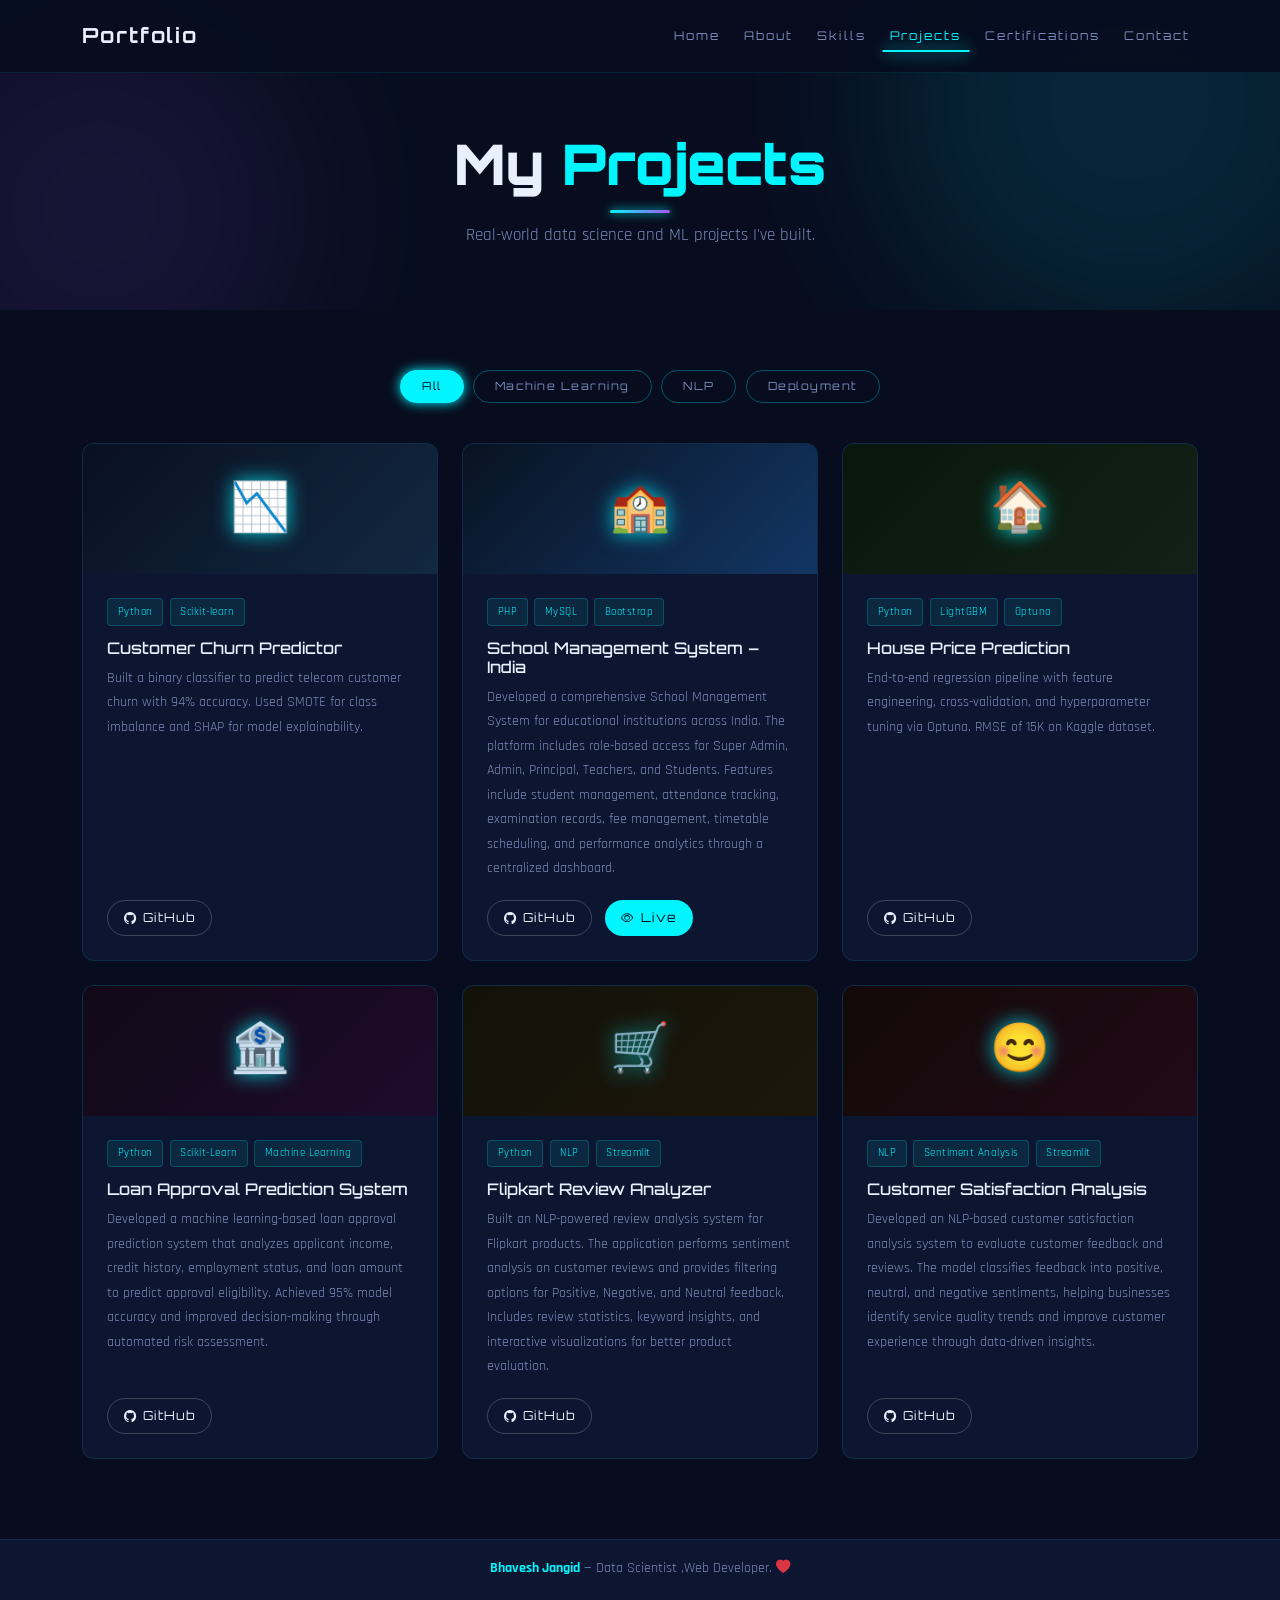
<file: pages/projects.html>
<!DOCTYPE html>
<html lang="en">
<head>
  <meta charset="UTF-8" />
  <meta name="viewport" content="width=device-width, initial-scale=1.0" />
  <title>Projects | Bhavesh — Data Scientist</title>

  <link href="https://cdn.jsdelivr.net/npm/bootstrap@5.3.2/dist/css/bootstrap.min.css" rel="stylesheet" />
  <link href="https://cdn.jsdelivr.net/npm/bootstrap-icons@1.11.3/font/bootstrap-icons.min.css" rel="stylesheet" />
  <link href="https://cdnjs.cloudflare.com/ajax/libs/animate.css/4.1.1/animate.min.css" rel="stylesheet" />
  <link href="https://fonts.googleapis.com/css2?family=Orbitron:wght@400;700;900&family=Rajdhani:wght@300;400;600;700&display=swap" rel="stylesheet" />
  <link rel="stylesheet" href="../css/style.css" />
</head>

<body>

  <!-- NAVBAR -->
  <nav class="navbar navbar-expand-lg fixed-top" id="mainNav">
    <div class="container">
      <a class="navbar-brand fw-bold" href="../index.html"><span class="brand-text">Portfolio</span></a>
      <button class="navbar-toggler" type="button" data-bs-toggle="collapse"
        data-bs-target="#navMenu" aria-label="Toggle navigation">
        <span class="navbar-toggler-icon"></span>
      </button>
      <div class="collapse navbar-collapse" id="navMenu">
        <ul class="navbar-nav ms-auto gap-lg-2">
          <li class="nav-item"><a class="nav-link" href="../index.html">Home</a></li>
          <li class="nav-item"><a class="nav-link" href="about.html">About</a></li>
          <li class="nav-item"><a class="nav-link" href="skills.html">Skills</a></li>
          <li class="nav-item"><a class="nav-link active" href="projects.html">Projects</a></li>
            <li class="nav-item"><a class="nav-link" href="certification.html">Certifications</a></li>
          <li class="nav-item"><a class="nav-link" href="contact.html">Contact</a></li>
        </ul>
      </div>
    </div>
  </nav>

  <!-- PAGE HEADER -->
  <section class="page-header">
    <div class="bg-orb orb1"></div>
    <div class="bg-orb orb2"></div>
    <div class="container">
      <h1 class="page-title animate__animated animate__fadeInDown">My <span>Projects</span></h1>
      <div class="section-divider animate__animated animate__fadeIn"></div>
      <p class="page-subtitle animate__animated animate__fadeInUp">
        Real-world data science and ML projects I've built.
      </p>
    </div>
  </section>

  <!-- =====================================================
       PROJECTS SECTION
       Filter tabs + 8 project cards
       data-category on each wrapper controls filtering
  ===================================================== -->
  <section class="projects-section">
    <div class="container">

      <!-- Filter tabs — data-filter matches card data-category -->
      <div class="filter-tabs">
        <button class="filter-tab active" data-filter="all">All</button>
        <button class="filter-tab" data-filter="ml">Machine Learning</button>
        <button class="filter-tab" data-filter="nlp">NLP</button>
        <!-- <button class="filter-tab" data-filter="cv">Computer Vision</button> -->
        <!-- <button class="filter-tab" data-filter="viz">Data Viz</button> -->
        <button class="filter-tab" data-filter="deploy">Deployment</button>
      </div>

      <!-- Projects grid -->
      <div class="row gy-4">

        <!-- ---- PROJECT 1: Customer Churn ---- -->
        <!-- data-category="ml" → shown when ML tab active -->
        <div class="col-lg-4 col-md-6 project-card-wrap" data-category="ml">
          <div class="project-card reveal">
            <!-- Color-coded banner with emoji icon -->
            <div class="project-banner" style="background:linear-gradient(135deg,#0d1630,#1a3a5c);">
              <span class="project-banner-icon">📉</span>
            </div>
            <div class="project-body">
              <div class="project-tags">
                <span class="project-tag">Python</span>
                <span class="project-tag">Scikit-learn</span>
                
              </div>
              <h4 class="project-title">Customer Churn Predictor</h4>
              <p class="project-desc">
                Built a binary classifier to predict telecom customer churn with 94% accuracy.
                Used SMOTE for class imbalance and SHAP for model explainability.
              </p>
              <div class="project-links">
                <!-- Update href to your actual GitHub repo -->
                <a href="https://github.com/Bhavesh9785/Major_project_1" target="_blank" class="project-link-btn plb-github">
                  <i class="bi bi-github"></i> GitHub
                </a>
              </div>
            </div>
          </div>
        </div>

        <!-- ---- PROJECT 2: School management system  ---- -->
       <div class="col-lg-4 col-md-6 project-card-wrap" data-category="deploy">
  <div class="project-card reveal">
    <div class="project-banner" style="background:linear-gradient(135deg,#0d1a30,#1a4d8f);">
      <span class="project-banner-icon">🏫</span>
    </div>
    <div class="project-body">
      <div class="project-tags">
        <span class="project-tag">PHP</span>
        <span class="project-tag">MySQL</span>
        <span class="project-tag">Bootstrap</span>
      </div>

      <h4 class="project-title">School Management System – India</h4>

      <p class="project-desc">
        Developed a comprehensive School Management System for educational institutions across India.
        The platform includes role-based access for Super Admin, Admin, Principal, Teachers, and Students.
        Features include student management, attendance tracking, examination records, fee management,
        timetable scheduling, and performance analytics through a centralized dashboard.
      </p>

      <div class="project-links">
        <a href="https://github.com/Edu-vault2/EduVault" target="_blank" class="project-link-btn plb-github">
          <i class="bi bi-github"></i> GitHub
        </a>
        <a href="https://edu-vault-eight.vercel.app/" class="project-link-btn plb-demo">
          <i class="bi bi-eye"></i> Live
        </a>
      </div>
    </div>
  </div>
</div>

        <!-- ---- PROJECT 3: House Price Prediction ---- -->
        <div class="col-lg-4 col-md-6 project-card-wrap" data-category="ml">
          <div class="project-card reveal">
            <div class="project-banner" style="background:linear-gradient(135deg,#0d2010,#1a3020);">
              <span class="project-banner-icon">🏠</span>
            </div>
            <div class="project-body">
              <div class="project-tags">
                <span class="project-tag">Python</span>
                <span class="project-tag">LightGBM</span>
                <span class="project-tag">Optuna</span>
              </div>
              <h4 class="project-title">House Price Prediction</h4>
              <p class="project-desc">
                End-to-end regression pipeline with feature engineering, cross-validation,
                and hyperparameter tuning via Optuna. RMSE of 15K on Kaggle dataset.
              </p>
              <div class="project-links">
                <a href="https://github.com/Bhavesh9785/House_price_project" target="_blank" class="project-link-btn plb-github">
                  <i class="bi bi-github"></i> GitHub
                </a>
                <!-- <a href="https://kaggle.com/" target="_blank" class="project-link-btn plb-demo">
                  <i class="bi bi-bar-chart"></i> Kaggle
                </a> -->
              </div>
            </div>
          </div>
        </div>

        <!-- ---- PROJECT 4: Loan Approval Prediction System ---- -->
<div class="col-lg-4 col-md-6 project-card-wrap" data-category="ml">
  <div class="project-card reveal">
    <div class="project-banner" style="background:linear-gradient(135deg,#1a0d20,#2a1040);">
      <span class="project-banner-icon">🏦</span>
    </div>

    <div class="project-body">
      <div class="project-tags">
        <span class="project-tag">Python</span>
        <span class="project-tag">Scikit-Learn</span>
        <span class="project-tag">Machine Learning</span>
      </div>

      <h4 class="project-title">Loan Approval Prediction System</h4>

      <p class="project-desc">
        Developed a machine learning-based loan approval prediction system that analyzes
        applicant income, credit history, employment status, and loan amount to predict
        approval eligibility. Achieved 95% model accuracy and improved decision-making
        through automated risk assessment.
      </p>

      <div class="project-links">
        <a href="https://github.com/Bhavesh9785/Loan_approval_project" target="_blank" class="project-link-btn plb-github">
          <i class="bi bi-github"></i> GitHub
        </a>
        
      </div>
    </div>
  </div>
</div><!-- ---- PROJECT 5: Flipkart Review Analyzer ---- -->
<div class="col-lg-4 col-md-6 project-card-wrap" data-category="nlp">
  <div class="project-card reveal">
    <div class="project-banner" style="background:linear-gradient(135deg,#1a1a0d,#2a2010);">
      <span class="project-banner-icon">🛒</span>
    </div>

    <div class="project-body">
      <div class="project-tags">
        <span class="project-tag">Python</span>
        <span class="project-tag">NLP</span>
        <span class="project-tag">Streamlit</span>
      </div>

      <h4 class="project-title">Flipkart Review Analyzer</h4>

      <p class="project-desc">
        Built an NLP-powered review analysis system for Flipkart products. The application
        performs sentiment analysis on customer reviews and provides filtering options for
        Positive, Negative, and Neutral feedback. Includes review statistics, keyword insights,
        and interactive visualizations for better product evaluation.
      </p>

      <div class="project-links">
        <a href="https://github.com/Bhavesh9785/Flipkart-review-analyzer" target="_blank" class="project-link-btn plb-github">
          <i class="bi bi-github"></i> GitHub
        </a>
        <!-- <a href="#" class="project-link-btn plb-demo">
          <i class="bi bi-funnel"></i> Filter Reviews
        </a> -->
      </div>
    </div>
  </div>
</div>
       <!-- ---- PROJECT 6: Customer Satisfaction Analysis ---- -->
<div class="col-lg-4 col-md-6 project-card-wrap" data-category="nlp">
  <div class="project-card reveal">
    <div class="project-banner" style="background:linear-gradient(135deg,#1a0d0d,#301020);">
      <span class="project-banner-icon">😊</span>
    </div>

    <div class="project-body">
      <div class="project-tags">
        <span class="project-tag">NLP</span>
        <span class="project-tag">Sentiment Analysis</span>
        <span class="project-tag">Streamlit</span>
      </div>

      <h4 class="project-title">Customer Satisfaction Analysis</h4>

      <p class="project-desc">
        Developed an NLP-based customer satisfaction analysis system to evaluate customer
        feedback and reviews. The model classifies feedback into positive, neutral, and
        negative sentiments, helping businesses identify service quality trends and improve
        customer experience through data-driven insights.
      </p>

      <div class="project-links">
        <a href="https://github.com/Bhavesh9785/Cust_satisfaction_project" target="_blank" class="project-link-btn plb-github">
          <i class="bi bi-github"></i> GitHub
        </a>

        <!-- <a href="#" class="project-link-btn plb-demo">
          <i class="bi bi-bar-chart"></i> Demo
        </a> -->
      </div>
    </div>
  </div>
</div>

       

      </div><!-- end row -->
    </div>
  </section>

  <!-- FOOTER -->
  <footer class="site-footer text-center py-3">
    <p>
         <span class="accent">Bhavesh Jangid</span> — Data Scientist ,Web Developer.
         <i class="bi bi-heart-fill text-danger"></i>
      </p>
  </footer>

  <script src="https://cdn.jsdelivr.net/npm/bootstrap@5.3.2/dist/js/bootstrap.bundle.min.js"></script>
  <script src="../js/main.js"></script>
</body>
</html>
</file>
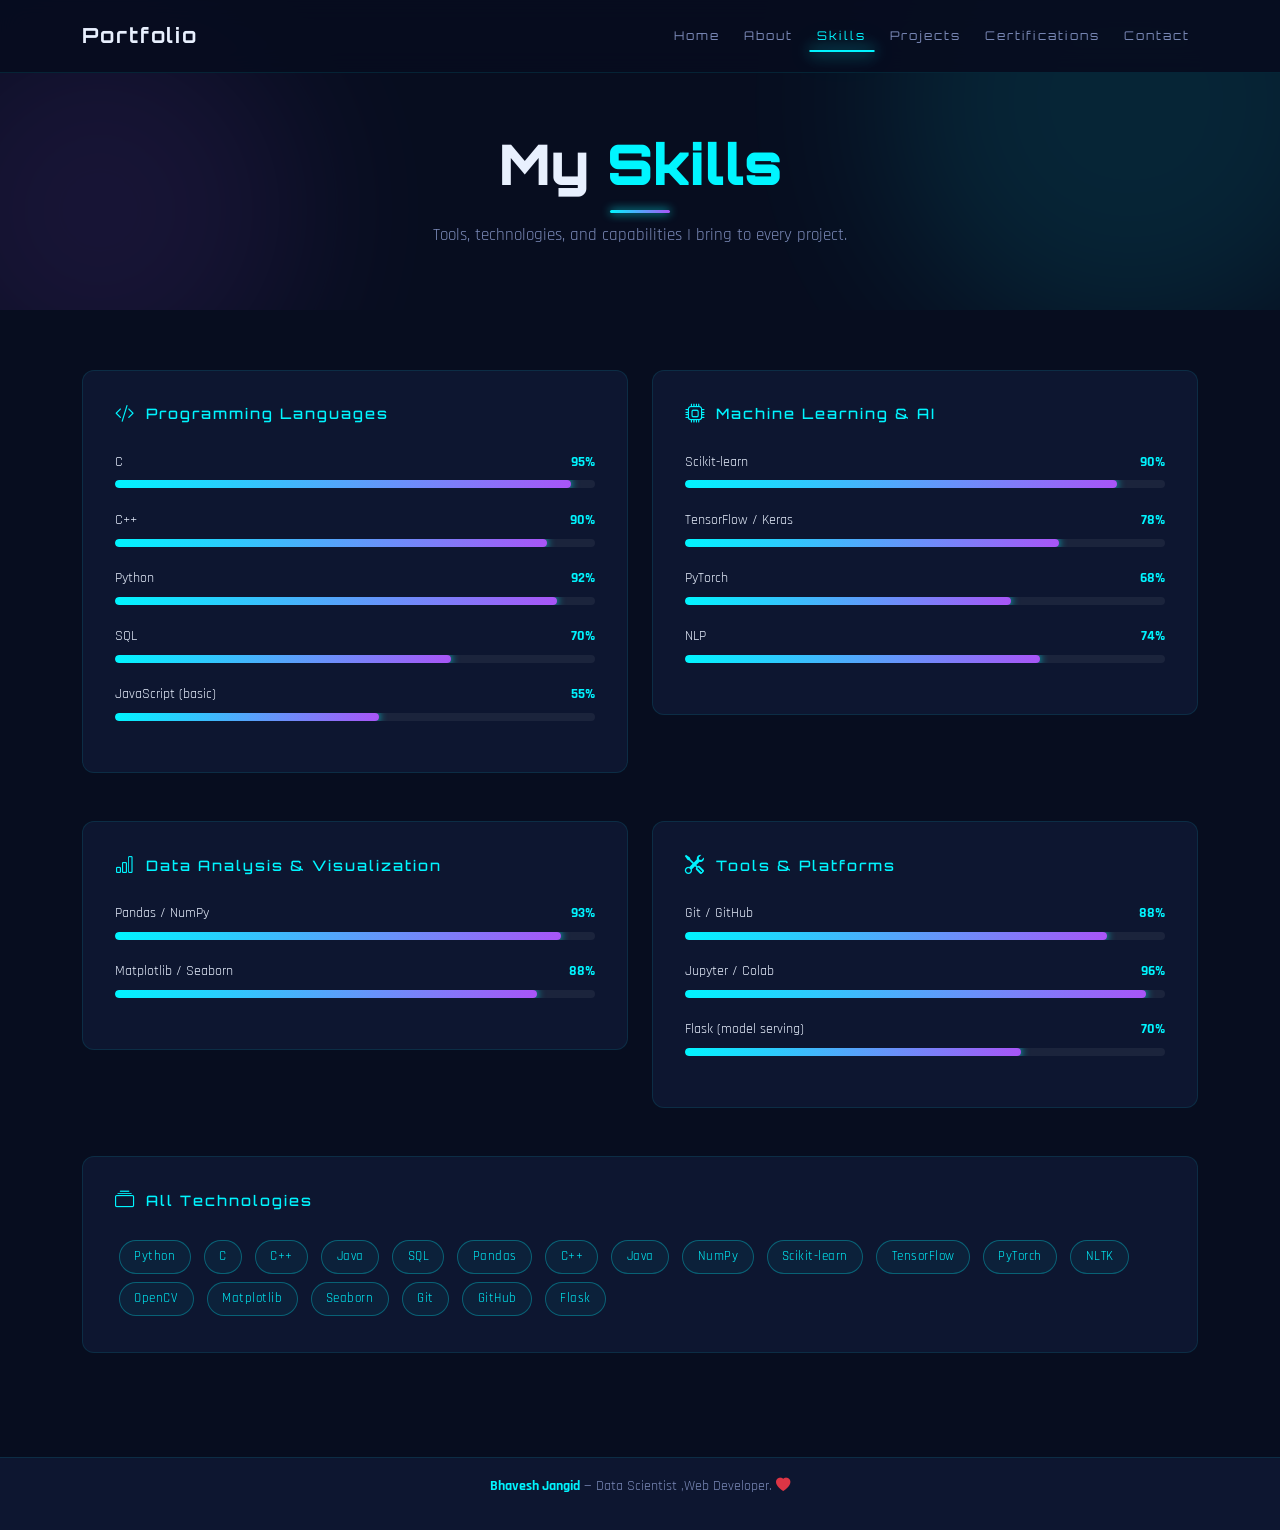
<file: pages/skills.html>
<!DOCTYPE html>
<html lang="en">
<head>
  <meta charset="UTF-8" />
  <meta name="viewport" content="width=device-width, initial-scale=1.0" />
  <title>Skills | Bhavesh — Data Scientist</title>

  <link href="https://cdn.jsdelivr.net/npm/bootstrap@5.3.2/dist/css/bootstrap.min.css" rel="stylesheet" />
  <link href="https://cdn.jsdelivr.net/npm/bootstrap-icons@1.11.3/font/bootstrap-icons.min.css" rel="stylesheet" />
  <link href="https://cdnjs.cloudflare.com/ajax/libs/animate.css/4.1.1/animate.min.css" rel="stylesheet" />
  <link href="https://fonts.googleapis.com/css2?family=Orbitron:wght@400;700;900&family=Rajdhani:wght@300;400;600;700&display=swap" rel="stylesheet" />
  <link rel="stylesheet" href="../css/style.css" />
</head>

<body>

  <!-- NAVBAR -->
  <nav class="navbar navbar-expand-lg fixed-top" id="mainNav">
    <div class="container">
      <a class="navbar-brand fw-bold" href="../index.html"><span class="brand-text">Portfolio</span></a>
      <button class="navbar-toggler" type="button" data-bs-toggle="collapse"
        data-bs-target="#navMenu" aria-label="Toggle navigation">
        <span class="navbar-toggler-icon"></span>
      </button>
      <div class="collapse navbar-collapse" id="navMenu">
        <ul class="navbar-nav ms-auto gap-lg-2">
          <li class="nav-item"><a class="nav-link" href="../index.html">Home</a></li>
          <li class="nav-item"><a class="nav-link" href="about.html">About</a></li>
          <li class="nav-item"><a class="nav-link active" href="skills.html">Skills</a></li>
          <li class="nav-item"><a class="nav-link" href="projects.html">Projects</a></li>
          <li class="nav-item"><a class="nav-link" href="certification.html">Certifications</a></li>
          <li class="nav-item"><a class="nav-link" href="contact.html">Contact</a></li>
        </ul>
      </div>
    </div>
  </nav>

  <!-- PAGE HEADER -->
  <section class="page-header">
    <div class="bg-orb orb1"></div>
    <div class="bg-orb orb2"></div>
    <div class="container">
      <h1 class="page-title animate__animated animate__fadeInDown">My <span>Skills</span></h1>
      <div class="section-divider animate__animated animate__fadeIn"></div>
      <p class="page-subtitle animate__animated animate__fadeInUp">
        Tools, technologies, and capabilities I bring to every project.
      </p>
    </div>
  </section>

  <!-- =====================================================
       SKILLS SECTION
       Organized into categories:
       - Programming Languages
       - ML / AI Libraries
       - Data & BI Tools
       - Databases
       - Tools & Platforms
  ===================================================== -->
  <section class="skills-section">
    <div class="container">
      <div class="row gy-4">

        <!-- --- PROGRAMMING LANGUAGES --- -->
        <div class="col-lg-6 reveal">
          <div class="skill-category-card">
            <h3 class="skill-cat-title"><i class="bi bi-code-slash"></i>Programming Languages</h3>

            <!-- Each .skill-item has a label, percentage, and Bootstrap progress bar -->
            <!-- data-width tells JS how far to animate the bar -->
            <div class="skill-item">
              <div class="skill-label"><span>C</span><span class="skill-pct">95%</span></div>
              <div class="progress">
                <div class="progress-bar" data-width="95%" role="progressbar" aria-valuenow="95" aria-valuemin="0" aria-valuemax="100"></div>
              </div>
            </div>

            <div class="skill-item">
              <div class="skill-label"><span>C++</span><span class="skill-pct">90%</span></div>
              <div class="progress">
                <div class="progress-bar" data-width="90%" role="progressbar" aria-valuenow="90" aria-valuemin="0" aria-valuemax="100"></div>
              </div>
            </div>
            <div class="skill-item">
              <div class="skill-label"><span>Python</span><span class="skill-pct">92%</span></div>
              <div class="progress">
                <div class="progress-bar" data-width="92%" role="progressbar" aria-valuenow="92" aria-valuemin="0" aria-valuemax="100"></div>
              </div>
            </div>

            <div class="skill-item">
              <div class="skill-label"><span>SQL</span><span class="skill-pct">70%</span></div>
              <div class="progress">
                <div class="progress-bar" data-width="70%" role="progressbar" aria-valuenow="70"></div>
              </div>
            </div>

            <div class="skill-item">
              <div class="skill-label"><span>JavaScript (basic)</span><span class="skill-pct">55%</span></div>
              <div class="progress">
                <div class="progress-bar" data-width="55%" role="progressbar" aria-valuenow="55"></div>
              </div>
            </div>
          </div>
        </div>

        <!-- --- ML / AI LIBRARIES --- -->
        <div class="col-lg-6 reveal">
          <div class="skill-category-card">
            <h3 class="skill-cat-title"><i class="bi bi-cpu"></i>Machine Learning & AI</h3>

            <div class="skill-item">
              <div class="skill-label"><span>Scikit-learn</span><span class="skill-pct">90%</span></div>
              <div class="progress">
                <div class="progress-bar" data-width="90%" role="progressbar" aria-valuenow="90"></div>
              </div>
            </div>

            <div class="skill-item">
              <div class="skill-label"><span>TensorFlow / Keras</span><span class="skill-pct">78%</span></div>
              <div class="progress">
                <div class="progress-bar" data-width="78%" role="progressbar" aria-valuenow="78"></div>
              </div>
            </div>

            <div class="skill-item">
              <div class="skill-label"><span>PyTorch</span><span class="skill-pct">68%</span></div>
              <div class="progress">
                <div class="progress-bar" data-width="68%" role="progressbar" aria-valuenow="68"></div>
              </div>
            </div>

            <div class="skill-item">
              <div class="skill-label"><span>NLP</span><span class="skill-pct">74%</span></div>
              <div class="progress">
                <div class="progress-bar" data-width="74%" role="progressbar" aria-valuenow="74"></div>
              </div>
            </div>
          </div>
        </div>

        <!-- --- DATA & VISUALIZATION --- -->
        <div class="col-lg-6 reveal">
          <div class="skill-category-card">
            <h3 class="skill-cat-title"><i class="bi bi-bar-chart"></i>Data Analysis & Visualization</h3>

            <div class="skill-item">
              <div class="skill-label"><span>Pandas / NumPy</span><span class="skill-pct">93%</span></div>
              <div class="progress">
                <div class="progress-bar" data-width="93%" role="progressbar" aria-valuenow="93"></div>
              </div>
            </div>

            <div class="skill-item">
              <div class="skill-label"><span>Matplotlib / Seaborn</span><span class="skill-pct">88%</span></div>
              <div class="progress">
                <div class="progress-bar" data-width="88%" role="progressbar" aria-valuenow="88"></div>
              </div>
            </div>

            <div class="skill-item">
              <!-- <div class="skill-label"><span>Plotly / Dash</span><span class="skill-pct">80%</span></div>
              <div class="progress">
                <div class="progress-bar" data-width="80%" role="progressbar" aria-valuenow="80"></div>
              </div>
            </div>

            <div class="skill-item">
              <div class="skill-label"><span>Power BI / Tableau</span><span class="skill-pct">75%</span></div>
              <div class="progress">
                <div class="progress-bar" data-width="75%" role="progressbar" aria-valuenow="75"></div>
              </div> -->
            </div>
          </div>
        </div>

        <!-- --- TOOLS & PLATFORMS --- -->
        <div class="col-lg-6 reveal">
          <div class="skill-category-card">
            <h3 class="skill-cat-title"><i class="bi bi-tools"></i>Tools & Platforms</h3>

            <div class="skill-item">
              <div class="skill-label"><span>Git / GitHub</span><span class="skill-pct">88%</span></div>
              <div class="progress">
                <div class="progress-bar" data-width="88%" role="progressbar" aria-valuenow="88"></div>
              </div>
            </div>

            <div class="skill-item">
              <!-- <div class="skill-label"><span>Docker / Cloud (AWS/GCP)</span><span class="skill-pct">62%</span></div>
              <div class="progress">
                <div class="progress-bar" data-width="62%" role="progressbar" aria-valuenow="62"></div>
              </div> -->
            </div>

            <div class="skill-item">
              <div class="skill-label"><span>Jupyter / Colab</span><span class="skill-pct">96%</span></div>
              <div class="progress">
                <div class="progress-bar" data-width="96%" role="progressbar" aria-valuenow="96"></div>
              </div>
            </div>

            <div class="skill-item">
              <div class="skill-label"><span>Flask (model serving)</span><span class="skill-pct">70%</span></div>
              <div class="progress">
                <div class="progress-bar" data-width="70%" role="progressbar" aria-valuenow="70"></div>
              </div>
            </div>
          </div>
        </div>

        <!-- --- TECH BADGES (All tools as chips) --- -->
        <div class="col-12 reveal">
          <div class="skill-category-card">
            <h3 class="skill-cat-title"><i class="bi bi-collection"></i>All Technologies</h3>

            <!-- Badge chips — add or remove as needed -->
            <span class="tool-badge">Python</span>
            <span class="tool-badge">C</span>
             <span class="tool-badge">C++</span>
            <span class="tool-badge">Java</span>
            <span class="tool-badge">SQL</span>
            <span class="tool-badge">Pandas</span>
             <span class="tool-badge">C++</span>
            <span class="tool-badge">Java</span>
            <span class="tool-badge">NumPy</span>
            <span class="tool-badge">Scikit-learn</span>
            <span class="tool-badge">TensorFlow</span>
            <span class="tool-badge">PyTorch</span>
            <!-- <span class="tool-badge">Hugging Face</span> -->
            <span class="tool-badge">NLTK</span>
            <!-- <span class="tool-badge">SpaCy</span> -->
            <span class="tool-badge">OpenCV</span>
            <span class="tool-badge">Matplotlib</span>
            <span class="tool-badge">Seaborn</span>
            <!-- <span class="tool-badge">Plotly</span> -->
            <!-- <span class="tool-badge">Dash</span> -->
            <!-- <span class="tool-badge">Power BI</span> -->
            <!-- <span class="tool-badge">Tableau</span> -->
            <!-- <span class="tool-badge">MySQL</span> -->
            <!-- <span class="tool-badge">PostgreSQL</span> -->
            <!-- <span class="tool-badge">MongoDB</span> -->
            <span class="tool-badge">Git</span>
            <span class="tool-badge">GitHub</span>
            <!-- <span class="tool-badge">Docker</span> -->
            <!-- <span class="tool-badge">AWS</span> -->
            <!-- <span class="tool-badge">GCP</span> -->
            <!-- <span class="tool-badge">FastAPI</span> -->
            <span class="tool-badge">Flask</span>
            <!-- <span class="tool-badge">Jupyter</span>
            <span class="tool-badge">Excel</span>
            <span class="tool-badge">Linux</span>
            <span class="tool-badge">MLflow</span>
            <span class="tool-badge">Streamlit</span> -->
          </div>
        </div>

      </div><!-- end row -->
    </div>
  </section>

  <!-- FOOTER -->
  <footer class="site-footer text-center py-3">
    <p>
         <span class="accent">Bhavesh Jangid</span> — Data Scientist ,Web Developer.
         <i class="bi bi-heart-fill text-danger"></i>
      </p>
  </footer>

  <script src="https://cdn.jsdelivr.net/npm/bootstrap@5.3.2/dist/js/bootstrap.bundle.min.js"></script>
  <script src="../js/main.js"></script>
</body>
</html>
</file>
<file: css/style.css>
/* =========================================================
   PORTFOLIO - GLOBAL STYLESHEET
   Author: Bhavesh | Data Scientist
   
   TABLE OF CONTENTS:
   1. CSS Variables (color tokens & typography)
   2. Base Reset & Body
   3. Navbar
   4. Hero Section
   5. Glowing Ring / Profile Image
   6. Social Icons
   7. Buttons (btn-glow, btn-outline-glow)
   8. Background Orbs (animated)
   9. Stats Strip
   10. Page Header (inner pages)
   11. About Page
   12. Skills Page
   13. Projects Page
   14. Contact Page
   15. Footer
   16. Responsive Breakpoints
   17. Utility / Shared
   ========================================================= */


/* =========================================================
   1. CSS VARIABLES — Single source of truth for colors
   Change one value here → updates everywhere
   ========================================================= */
:root {
  --bg-dark:      #070d1f;    /* Page background — deep navy */
  --bg-card:      #0d1630;    /* Card backgrounds */
  --bg-nav:       rgba(7, 13, 31, 0.92); /* Navbar with blur */

  --cyan:         #00f5ff;    /* Primary accent — electric cyan */
  --purple:       #a855f7;    /* Secondary accent — vibrant purple */
  --white:        #e8f0fe;    /* Main text */
  --muted:        #7b8ab8;    /* Secondary text */

  --ring-glow:    0 0 40px var(--cyan), 0 0 80px rgba(0,245,255,0.3);
  --btn-glow:     0 0 15px var(--cyan), 0 0 30px rgba(0,245,255,0.4);

  --font-display: 'Orbitron', monospace;   /* Headings */
  --font-body:    'Rajdhani', sans-serif;  /* Body text */

  --transition:   all 0.3s ease;
  --radius:       12px;
}


/* =========================================================
   2. BASE RESET & BODY
   ========================================================= */
*, *::before, *::after {
  box-sizing: border-box;
  margin: 0;
  padding: 0;
}

html {
  scroll-behavior: smooth; /* Smooth anchor scrolling */
}

body {
  background-color: var(--bg-dark);
  color: var(--white);
  font-family: var(--font-body);
  font-size: 1.05rem;
  line-height: 1.7;
  overflow-x: hidden; /* Prevent horizontal scroll from orbs */
}

/* Selection highlight */
::selection {
  background: var(--cyan);
  color: var(--bg-dark);
}

a {
  text-decoration: none;
  color: inherit;
}


/* =========================================================
   3. NAVBAR
   - Glassmorphism dark blur effect
   - Underline animation on hover
   ========================================================= */
#mainNav {
  background: var(--bg-nav);
  backdrop-filter: blur(12px);          /* Frosted glass */
  -webkit-backdrop-filter: blur(12px);
  border-bottom: 1px solid rgba(0,245,255,0.1);
  padding: 0.8rem 0;
  transition: var(--transition);
}

/* Scrolled state — added by JS */
#mainNav.scrolled {
  background: rgba(7, 13, 31, 0.98);
  border-bottom-color: rgba(0,245,255,0.25);
}

/* Brand / Logo text */
.brand-text {
  font-family: var(--font-display);
  font-size: 1.3rem;
  color: var(--white);
  letter-spacing: 2px;
}

/* Nav links */
.navbar-nav .nav-link {
  font-family: var(--font-display);
  font-size: 0.75rem;
  letter-spacing: 2px;
  color: var(--muted);
  position: relative;
  padding: 0.4rem 0.6rem;
  transition: var(--transition);
}

/* Underline slide-in hover effect */
.navbar-nav .nav-link::after {
  content: '';
  position: absolute;
  bottom: 0; left: 50%;
  width: 0; height: 2px;
  background: var(--cyan);
  transition: var(--transition);
  transform: translateX(-50%);
  box-shadow: var(--btn-glow);
}
.navbar-nav .nav-link:hover,
.navbar-nav .nav-link.active {
  color: var(--cyan);
}
.navbar-nav .nav-link:hover::after,
.navbar-nav .nav-link.active::after {
  width: 100%;
}

/* Mobile hamburger icon color */
.navbar-toggler-icon {
  filter: invert(1);
}
.navbar-toggler {
  border-color: var(--cyan);
}


/* =========================================================
   4. HERO SECTION
   ========================================================= */
.hero-section {
  min-height: 100vh;
  padding-top: 90px; /* Offset for fixed navbar */
  position: relative;
  overflow: hidden;
}

/* Greeting line above name */
.greeting-line {
  font-size: 1.2rem;
  color: var(--muted);
  letter-spacing: 1px;
  margin-bottom: 0.3rem;
}

/* Big name heading */
.hero-name {
  font-family: var(--font-display);
  font-size: clamp(2.5rem, 6vw, 4.5rem); /* Fluid type scaling */
  font-weight: 900;
  color: var(--white);
  line-height: 1.1;
  margin-bottom: 0.5rem;
}

/* Role line with typing effect */
.hero-role {
  font-size: clamp(1.1rem, 3vw, 1.6rem);
  font-weight: 600;
  color: var(--white);
  margin-bottom: 1.2rem;
}

/* Typed text portion in cyan */
.typed-text {
  color: var(--cyan);
  font-family: var(--font-display);
}

/* Blinking cursor after typed text */
.cursor-blink {
  color: var(--cyan);
  animation: blink 0.75s step-end infinite;
}
@keyframes blink {
  50% { opacity: 0; }
}

/* Bio paragraph */
.hero-bio {
  color: var(--muted);
  max-width: 500px;
  margin-bottom: 1.8rem;
  font-size: 1.5rem;
  /* font-weight: 700; */
}
.hero-bio strong {
  color: var(--cyan);
}


/* =========================================================
   5. GLOWING RING / PROFILE IMAGE
   - CSS-only animated gradient ring
   - Inner image is circular
   ========================================================= */
.img-ring-wrapper {
  position: relative;
  width: 450px;
  height: 450px;
  display: flex;
  align-items: center;
  justify-content: center;
}

/* The glowing ring border — animated rotation */
.ring-glow {
  position: absolute;
  inset: -6px;
  border-radius: 50%;
  background: conic-gradient(
    from 0deg,
    var(--cyan),
    var(--purple),
    #fff,
    var(--cyan)
  );
  animation: ringRotate 3s linear infinite;
  z-index: 0;
}

/* Soft outer glow behind the ring */
.ring-glow::after {
  content: '';
  position: absolute;
  inset: -12px;
  border-radius: 50%;
  background: conic-gradient(
    from 0deg,
    transparent 40%,
    rgba(0,245,255,0.3) 50%,
    transparent 60%
  );
  animation: ringRotate 3s linear infinite reverse;
  filter: blur(12px);
}

@keyframes ringRotate {
  to { transform: rotate(360deg); }
}

/* The actual profile photo */
.profile-img {
  width: 400px;
  height: 400px;
  border-radius: 50%;
  object-fit: cover;
  object-position: top center;
  position: relative;
  z-index: 1;
  border: 5px solid var(--bg-dark);

  /* Subtle breathing / pulse animation */
  animation: imgPulse 4s ease-in-out infinite;
}

@keyframes imgPulse {
  0%, 100% { transform: scale(1); }
  50%       { transform: scale(1.03); }
}

/* Responsive ring sizes */
@media (max-width: 576px) {
  .img-ring-wrapper { width: 240px; height: 240px; }
  .profile-img       { width: 220px; height: 220px; }
}


/* =========================================================
   6. SOCIAL ICONS
   - Circular bordered icon buttons
   - Glow on hover
   ========================================================= */
.social-btn {
  display: flex;
  align-items: center;
  justify-content: center;
  width: 44px;
  height: 44px;
  border-radius: 50%;
  border: 2px solid var(--cyan);
  color: var(--cyan);
  font-size: 1.1rem;
  transition: var(--transition);
  position: relative;
  overflow: hidden;
}

/* Fill sweep on hover */
.social-btn::before {
  content: '';
  position: absolute;
  inset: 0;
  border-radius: 50%;
  background: var(--cyan);
  transform: scale(0);
  transition: transform 0.3s ease;
  z-index: 0;
}
.social-btn:hover::before  { transform: scale(1); }
.social-btn:hover          { color: var(--bg-dark); box-shadow: var(--btn-glow); }
.social-btn i              { position: relative; z-index: 1; }


/* =========================================================
   7. BUTTONS
   ========================================================= */

/* Primary glow button */
.btn-glow {
  display: inline-block;
  padding: 0.65rem 2rem;
  border-radius: 50px;
  background: var(--cyan);
  color: var(--bg-dark);
  font-family: var(--font-display);
  font-size: 0.75rem;
  letter-spacing: 2px;
  font-weight: 700;
  transition: var(--transition);
  position: relative;
  overflow: hidden;
}

/* Ripple / shimmer layer */
.btn-glow::before {
  content: '';
  position: absolute;
  top: -50%; left: -60%;
  width: 40%; height: 200%;
  background: rgba(255,255,255,0.35);
  transform: skewX(-20deg);
  transition: left 0.5s ease;
}
.btn-glow:hover::before { left: 120%; }
.btn-glow:hover {
  box-shadow: var(--btn-glow);
  transform: translateY(-2px);
  color: var(--bg-dark);
}

/* Outline glow button */
.btn-outline-glow {
  display: inline-block;
  padding: 0.65rem 2rem;
  border-radius: 50px;
  border: 2px solid var(--cyan);
  color: var(--cyan);
  font-family: var(--font-display);
  font-size: 0.75rem;
  letter-spacing: 2px;
  font-weight: 700;
  transition: var(--transition);
  background: transparent;
}
.btn-outline-glow:hover {
  background: var(--cyan);
  color: var(--bg-dark);
  box-shadow: var(--btn-glow);
  transform: translateY(-2px);
}

/* Purple variant */
.btn-purple {
  background: var(--purple);
  color: #fff;
}
.btn-purple:hover {
  box-shadow: 0 0 15px var(--purple), 0 0 30px rgba(168,85,247,0.4);
  transform: translateY(-2px);
  color: #fff;
}


/* =========================================================
   8. BACKGROUND ORBS (atmospheric depth)
   - Large blurred circles that float in background
   ========================================================= */
.bg-orb {
  position: absolute;
  border-radius: 50%;
  filter: blur(80px);
  opacity: 0.15;
  animation: orbFloat 8s ease-in-out infinite alternate;
  pointer-events: none; /* Don't block clicks */
  z-index: 0;
}
.orb1 {
  width: 500px; height: 500px;
  background: var(--cyan);
  top: -150px; right: -100px;
  animation-duration: 10s;
}
.orb2 {
  width: 400px; height: 400px;
  background: var(--purple);
  bottom: -100px; left: -100px;
  animation-duration: 8s;
  animation-delay: -3s;
}
.orb3 {
  width: 250px; height: 250px;
  background: var(--cyan);
  top: 50%; left: 40%;
  animation-duration: 12s;
  animation-delay: -6s;
}

@keyframes orbFloat {
  from { transform: translate(0, 0) scale(1); }
  to   { transform: translate(30px, -40px) scale(1.1); }
}

/* All child content should sit above orbs */
.hero-section .container { position: relative; z-index: 1; }


/* =========================================================
   9. STATS STRIP
   ========================================================= */
.stats-strip {
  background: var(--bg-card);
  border-top: 1px solid rgba(0,245,255,0.1);
  border-bottom: 1px solid rgba(0,245,255,0.1);
}

.stat-card {
  padding: 1rem;
}

.stat-num {
  font-family: var(--font-display);
  font-size: 2.2rem;
  font-weight: 900;
  color: var(--cyan);
  line-height: 1;
  /* Text glow */
  text-shadow: 0 0 20px rgba(0,245,255,0.6);
}

.stat-label {
  color: var(--muted);
  font-size: 0.85rem;
  letter-spacing: 1px;
  margin: 0;
}


/* =========================================================
   10. PAGE HEADER (inner pages top banner)
   ========================================================= */
.page-header {
  padding: 130px 0 60px;
  position: relative;
  overflow: hidden;
  text-align: center;
}

.page-header .bg-orb { opacity: 0.1; }

.page-title {
  font-family: var(--font-display);
  font-size: clamp(2rem, 5vw, 3.5rem);
  font-weight: 900;
  color: var(--white);
}

.page-title span {
  color: var(--cyan);
}

.page-subtitle {
  color: var(--muted);
  font-size: 1.05rem;
  max-width: 500px;
  margin: 0.5rem auto 0;
}

/* Divider bar under section headings */
.section-divider {
  width: 60px; height: 3px;
  background: linear-gradient(90deg, var(--cyan), var(--purple));
  border-radius: 2px;
  margin: 0.8rem auto 0;
  box-shadow: 0 0 10px var(--cyan);
}


/* =========================================================
   11. ABOUT PAGE
   ========================================================= */
.about-section {
  padding: 60px 0 80px;
}

/* Info label–value pairs */
.info-item {
  display: flex;
  align-items: flex-start;
  gap: 0.5rem;
  margin-bottom: 0.8rem;
  font-size: 1rem;
}
.info-label {
  color: var(--cyan);
  min-width: 110px;
  font-weight: 600;
}
.info-value {
  color: var(--white);
}

/* Education / experience timeline */
.timeline {
  position: relative;
  padding-left: 2rem;
}
.timeline::before {
  content: '';
  position: absolute;
  left: 6px; top: 0; bottom: 0;
  width: 2px;
  background: linear-gradient(to bottom, var(--cyan), var(--purple));
}

.timeline-item {
  position: relative;
  margin-bottom: 2rem;
}
.timeline-item::before {
  content: '';
  position: absolute;
  left: -2rem;
  top: 6px;
  width: 12px; height: 12px;
  border-radius: 50%;
  background: var(--cyan);
  box-shadow: 0 0 10px var(--cyan);
}

.timeline-year {
  font-family: var(--font-display);
  font-size: 0.7rem;
  color: var(--cyan);
  letter-spacing: 2px;
}
.timeline-title {
  font-size: 1.1rem;
  font-weight: 700;
  color: var(--white);
}
.timeline-place {
  font-size: 0.9rem;
  color: var(--muted);
}


/* =========================================================
   12. SKILLS PAGE
   ========================================================= */
.skills-section {
  padding: 60px 0 80px;
}

/* Category card */
.skill-category-card {
  background: var(--bg-card);
  border: 1px solid rgba(0,245,255,0.1);
  border-radius: var(--radius);
  padding: 2rem;
  transition: var(--transition);
  margin-bottom: 1.5rem;
}
.skill-category-card:hover {
  border-color: rgba(0,245,255,0.35);
  box-shadow: 0 0 30px rgba(0,245,255,0.08);
  transform: translateY(-4px);
}

.skill-cat-title {
  font-family: var(--font-display);
  font-size: 0.9rem;
  color: var(--cyan);
  letter-spacing: 2px;
  margin-bottom: 1.5rem;
  display: flex;
  align-items: center;
  gap: 0.6rem;
}
.skill-cat-title i {
  font-size: 1.2rem;
}

/* Individual skill bar */
.skill-item {
  margin-bottom: 1.2rem;
}
.skill-label {
  display: flex;
  justify-content: space-between;
  font-size: 0.9rem;
  color: var(--white);
  margin-bottom: 0.4rem;
}
.skill-pct {
  color: var(--cyan);
  font-weight: 700;
}

/* Bootstrap progress bar overrides */
.progress {
  height: 8px;
  background: rgba(255,255,255,0.06);
  border-radius: 4px;
}
.progress-bar {
  background: linear-gradient(90deg, var(--cyan), var(--purple));
  border-radius: 4px;
  box-shadow: 0 0 8px var(--cyan);
  transition: width 1.5s ease !important;
}

/* Tool / tech badge pills */
.tool-badge {
  display: inline-block;
  padding: 0.3rem 0.9rem;
  margin: 0.25rem;
  border-radius: 50px;
  border: 1px solid rgba(0,245,255,0.3);
  background: rgba(0,245,255,0.05);
  color: var(--cyan);
  font-size: 0.82rem;
  letter-spacing: 0.5px;
  transition: var(--transition);
}
.tool-badge:hover {
  background: var(--cyan);
  color: var(--bg-dark);
  box-shadow: 0 0 12px var(--cyan);
}


/* =========================================================
   13. PROJECTS PAGE
   ========================================================= */
.projects-section {
  padding: 60px 0 80px;
}

/* Filter tabs */
.filter-tabs {
  display: flex;
  flex-wrap: wrap;
  gap: 0.6rem;
  justify-content: center;
  margin-bottom: 2.5rem;
}
.filter-tab {
  padding: 0.4rem 1.3rem;
  border-radius: 50px;
  border: 1px solid rgba(0,245,255,0.3);
  background: transparent;
  color: var(--muted);
  font-family: var(--font-display);
  font-size: 0.7rem;
  letter-spacing: 1.5px;
  cursor: pointer;
  transition: var(--transition);
}
.filter-tab.active,
.filter-tab:hover {
  background: var(--cyan);
  border-color: var(--cyan);
  color: var(--bg-dark);
  box-shadow: 0 0 12px var(--cyan);
}

/* Project card */
.project-card {
  background: var(--bg-card);
  border: 1px solid rgba(0,245,255,0.1);
  border-radius: var(--radius);
  overflow: hidden;
  transition: var(--transition);
  height: 100%;
  display: flex;
  flex-direction: column;
}
.project-card:hover {
  border-color: rgba(0,245,255,0.4);
  box-shadow: 0 8px 40px rgba(0,245,255,0.1);
  transform: translateY(-6px);
}

/* Top banner / icon area */
.project-banner {
  height: 130px;
  display: flex;
  align-items: center;
  justify-content: center;
  font-size: 3rem;
  position: relative;
  overflow: hidden;
}
.project-banner::after {
  content: '';
  position: absolute;
  inset: 0;
  background: rgba(0,0,0,0.3);
}
.project-banner-icon {
  position: relative;
  z-index: 1;
  filter: drop-shadow(0 0 10px rgba(0,245,255,0.8));
}

.project-body {
  padding: 1.5rem;
  flex: 1;
  display: flex;
  flex-direction: column;
}
.project-tags {
  display: flex;
  flex-wrap: wrap;
  gap: 0.4rem;
  margin-bottom: 0.8rem;
}
.project-tag {
  font-size: 0.7rem;
  padding: 0.2rem 0.6rem;
  border-radius: 4px;
  background: rgba(0,245,255,0.08);
  color: var(--cyan);
  border: 1px solid rgba(0,245,255,0.2);
  letter-spacing: 0.5px;
}
.project-title {
  font-family: var(--font-display);
  font-size: 1rem;
  color: var(--white);
  margin-bottom: 0.5rem;
}
.project-desc {
  color: var(--muted);
  font-size: 0.9rem;
  flex: 1;
  margin-bottom: 1.2rem;
}
.project-links {
  display: flex;
  gap: 0.8rem;
}
.project-link-btn {
  padding: 0.4rem 1rem;
  border-radius: 50px;
  font-size: 0.78rem;
  font-family: var(--font-display);
  letter-spacing: 1px;
  display: flex;
  align-items: center;
  gap: 0.4rem;
  transition: var(--transition);
}
.plb-github {
  border: 1px solid rgba(255,255,255,0.2);
  color: var(--white);
}
.plb-github:hover { border-color: var(--white); color: var(--white); background: rgba(255,255,255,0.08); }
.plb-demo {
  background: var(--cyan);
  color: var(--bg-dark);
}
.plb-demo:hover { box-shadow: var(--btn-glow); transform: translateY(-1px); color: var(--bg-dark); }


/* =========================================================
   14. CONTACT PAGE
   ========================================================= */
.contact-section {
  padding: 60px 0 80px;
}

/* Contact info card */
.contact-info-card {
  background: var(--bg-card);
  border: 1px solid rgba(0,245,255,0.1);
  border-radius: var(--radius);
  padding: 2rem;
  margin-bottom: 1.5rem;
}

.contact-info-item {
  display: flex;
  align-items: flex-start;
  gap: 1rem;
  margin-bottom: 1.5rem;
}
.contact-info-item:last-child { margin-bottom: 0; }

.contact-icon {
  width: 48px; height: 48px;
  border-radius: 12px;
  background: rgba(0,245,255,0.1);
  border: 1px solid rgba(0,245,255,0.2);
  display: flex;
  align-items: center;
  justify-content: center;
  color: var(--cyan);
  font-size: 1.2rem;
  flex-shrink: 0;
}
.contact-info-label {
  font-size: 0.8rem;
  color: var(--muted);
  letter-spacing: 1px;
}
.contact-info-value {
  color: var(--white);
  font-size: 1rem;
}

/* Contact form */
.contact-form-card {
  background: var(--bg-card);
  border: 1px solid rgba(0,245,255,0.1);
  border-radius: var(--radius);
  padding: 2.5rem;
}

.form-label {
  color: var(--cyan);
  font-size: 0.8rem;
  letter-spacing: 1px;
  font-family: var(--font-display);
  margin-bottom: 0.4rem;
}

.form-control {
  background: rgba(255,255,255,0.04);
  border: 1px solid rgba(0,245,255,0.15);
  border-radius: 8px;
  color: var(--white);
  padding: 0.7rem 1rem;
  font-family: var(--font-body);
  font-size: 1rem;
  transition: var(--transition);
}
.form-control:focus {
  background: rgba(0,245,255,0.04);
  border-color: var(--cyan);
  box-shadow: 0 0 0 3px rgba(0,245,255,0.1);
  color: var(--white);
  outline: none;
}
.form-control::placeholder { color: var(--muted); }

textarea.form-control { resize: vertical; min-height: 130px; }


/* =========================================================
   15. FOOTER
   ========================================================= */
.site-footer {
  background: var(--bg-card);
  border-top: 1px solid rgba(0,245,255,0.1);
  color: var(--muted);
  font-size: 0.9rem;
}
.site-footer .accent { color: var(--cyan); font-weight: 700; }


/* =========================================================
   16. RESPONSIVE BREAKPOINTS
   ========================================================= */

/* Tablet */
@media (max-width: 991px) {
  .hero-text-col {
    text-align: center;
  }
  .hero-text-col .social-icons,
  .hero-text-col .d-flex.gap-3 {
    justify-content: center;
  }
  .hero-bio {
    margin-left: auto;
    margin-right: auto;
  }
}

/* Mobile */
@media (max-width: 767px) {
  .hero-section {
    padding-top: 100px;
    padding-bottom: 60px;
  }
  .hero-name {
    font-size: 2.2rem;
  }
  .stat-num { font-size: 1.8rem; }
  .contact-form-card { padding: 1.5rem; }
  .project-card { margin-bottom: 1rem; }
}

/* Extra small */
@media (max-width: 480px) {
  .btn-glow, .btn-outline-glow {
    font-size: 0.65rem;
    padding: 0.55rem 1.4rem;
  }
}


/* =========================================================
   17. UTILITY / SHARED
   ========================================================= */

/* Scroll reveal — hidden state (JS adds .visible) */
.reveal {
  opacity: 0;
  transform: translateY(30px);
  transition: opacity 0.6s ease, transform 0.6s ease;
}
.reveal.visible {
  opacity: 1;
  transform: translateY(0);
}

/* Gradient text utility */
.text-gradient {
  background: linear-gradient(135deg, var(--cyan), var(--purple));
  -webkit-background-clip: text;
  -webkit-text-fill-color: transparent;
  background-clip: text;
}

/* Glowing card generic */
.glow-card {
  background: var(--bg-card);
  border: 1px solid rgba(0,245,255,0.1);
  border-radius: var(--radius);
  transition: var(--transition);
}
.glow-card:hover {
  border-color: rgba(0,245,255,0.35);
  box-shadow: 0 0 30px rgba(0,245,255,0.07);
}

/* Section spacing */
.section-gap { padding: 80px 0; }

/* Scrollbar */
::-webkit-scrollbar { width: 6px; }
::-webkit-scrollbar-track { background: var(--bg-dark); }
::-webkit-scrollbar-thumb { background: var(--cyan); border-radius: 3px; }



/* =========================================================
   18. CERTIFICATIONS PAGE
   - .cert-card    — individual certificate card
   - .cert-badge   — colored icon badge (issuer color)
   - .cert-ribbon  — "Verified" ribbon in corner
   - .cert-filter  — category filter tabs (reuses .filter-tab)
   - .cert-meta    — date + credential ID row
   ========================================================= */

/* ---- Certification Card ---- */
.cert-card {
  background: var(--bg-card);
  border: 1px solid rgba(0,245,255,0.1);
  border-radius: var(--radius);
  overflow: hidden;
  transition: var(--transition);
  height: 100%;
  display: flex;
  flex-direction: column;
  position: relative;         /* anchor for ribbon */
}
.cert-card:hover {
  border-color: rgba(0,245,255,0.4);
  box-shadow: 0 8px 40px rgba(0,245,255,0.12);
  transform: translateY(-6px);
}

/* Top colored strip that holds the issuer logo area */
.cert-header {
  padding: 1.8rem 1.5rem 1rem;
  display: flex;
  align-items: center;
  gap: 1rem;
  border-bottom: 1px solid rgba(255,255,255,0.05);
}

/* Round icon badge — color set per issuer via inline style */
.cert-icon {
  width: 56px;
  height: 56px;
  border-radius: 14px;
  display: flex;
  align-items: center;
  justify-content: center;
  font-size: 1.6rem;
  flex-shrink: 0;
  position: relative;
}
/* Soft glow behind icon */
.cert-icon::after {
  content: '';
  position: absolute;
  inset: -4px;
  border-radius: 18px;
  opacity: 0.25;
  background: inherit;
  filter: blur(8px);
  z-index: -1;
}

.cert-issuer {
  font-family: var(--font-display);
  font-size: 0.65rem;
  letter-spacing: 2px;
  color: var(--muted);
  margin-bottom: 0.2rem;
}
.cert-name {
  font-size: 1rem;
  font-weight: 700;
  color: var(--white);
  line-height: 1.3;
  margin: 0;
}

/* Card body — description + meta */
.cert-body {
  padding: 1rem 1.5rem 1.5rem;
  flex: 1;
  display: flex;
  flex-direction: column;
}
.cert-desc {
  color: var(--muted);
  font-size: 0.88rem;
  line-height: 1.6;
  flex: 1;
  margin-bottom: 1rem;
}

/* Date + credential ID row */
.cert-meta {
  display: flex;
  flex-wrap: wrap;
  gap: 0.6rem;
  margin-bottom: 1rem;
}
.cert-meta-item {
  display: flex;
  align-items: center;
  gap: 0.3rem;
  font-size: 0.78rem;
  color: var(--muted);
}
.cert-meta-item i { color: var(--cyan); font-size: 0.85rem; }

/* Skill tags on the cert */
.cert-skills {
  display: flex;
  flex-wrap: wrap;
  gap: 0.4rem;
  margin-bottom: 1.2rem;
}
.cert-skill-tag {
  font-size: 0.7rem;
  padding: 0.2rem 0.6rem;
  border-radius: 4px;
  background: rgba(168,85,247,0.1);
  color: var(--purple);
  border: 1px solid rgba(168,85,247,0.2);
}

/* Verify / view button at bottom */
.cert-btn {
  display: inline-flex;
  align-items: center;
  gap: 0.4rem;
  padding: 0.45rem 1.2rem;
  border-radius: 50px;
  border: 1px solid var(--cyan);
  color: var(--cyan);
  font-family: var(--font-display);
  font-size: 0.68rem;
  letter-spacing: 1.5px;
  transition: var(--transition);
  width: fit-content;
}
.cert-btn:hover {
  background: var(--cyan);
  color: var(--bg-dark);
  box-shadow: var(--btn-glow);
}

/* "VERIFIED" ribbon in top-right corner */
.cert-ribbon {
  position: absolute;
  top: 14px;
  right: -22px;
  background: linear-gradient(135deg, var(--cyan), var(--purple));
  color: var(--bg-dark);
  font-family: var(--font-display);
  font-size: 0.55rem;
  letter-spacing: 1.5px;
  padding: 0.25rem 2rem;
  transform: rotate(35deg);
  font-weight: 900;
  box-shadow: 0 2px 10px rgba(0,245,255,0.4);
}

/* Stats row above the cards grid */
.cert-stats-row {
  display: flex;
  flex-wrap: wrap;
  gap: 1rem;
  justify-content: center;
  margin-bottom: 2.5rem;
}
.cert-stat-pill {
  display: flex;
  align-items: center;
  gap: 0.5rem;
  padding: 0.5rem 1.2rem;
  border-radius: 50px;
  background: var(--bg-card);
  border: 1px solid rgba(0,245,255,0.15);
  font-size: 0.88rem;
  color: var(--white);
}
.cert-stat-pill i { color: var(--cyan); }
.cert-stat-pill strong { color: var(--cyan); }
</file>
